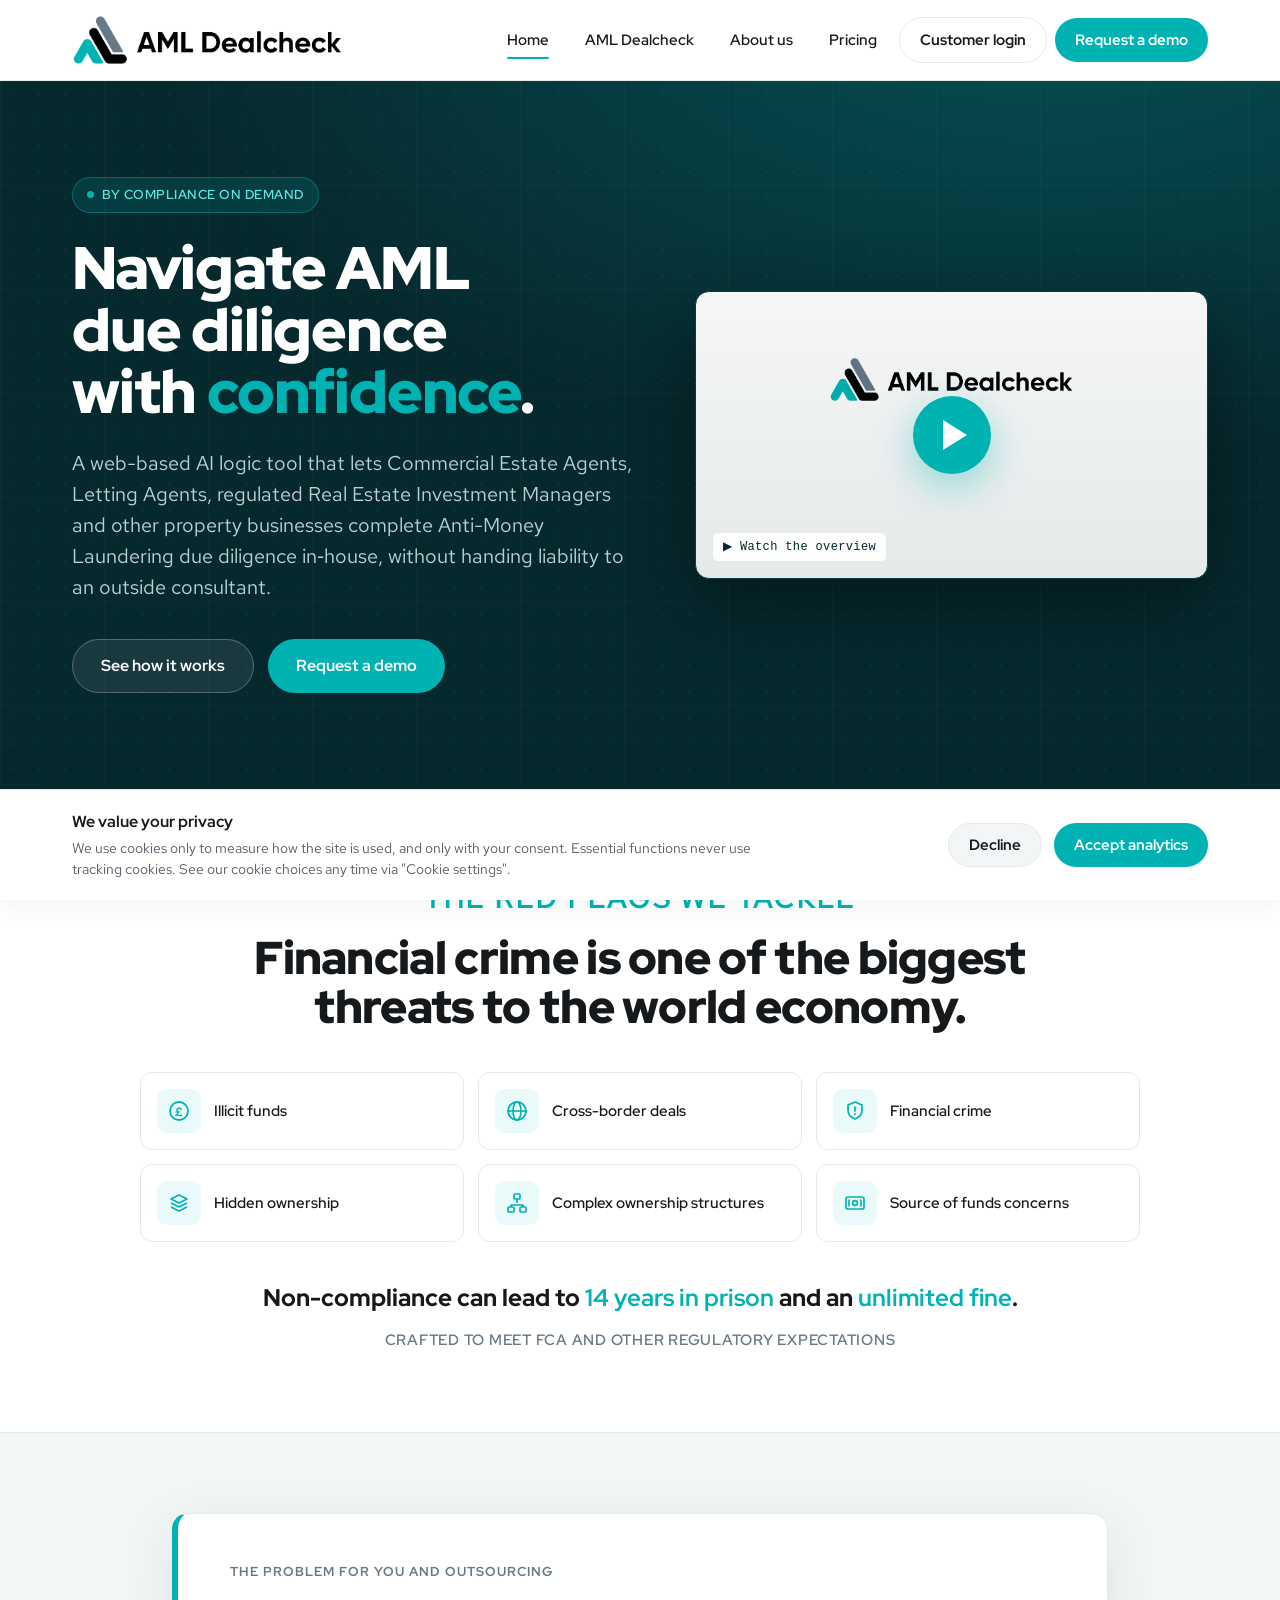
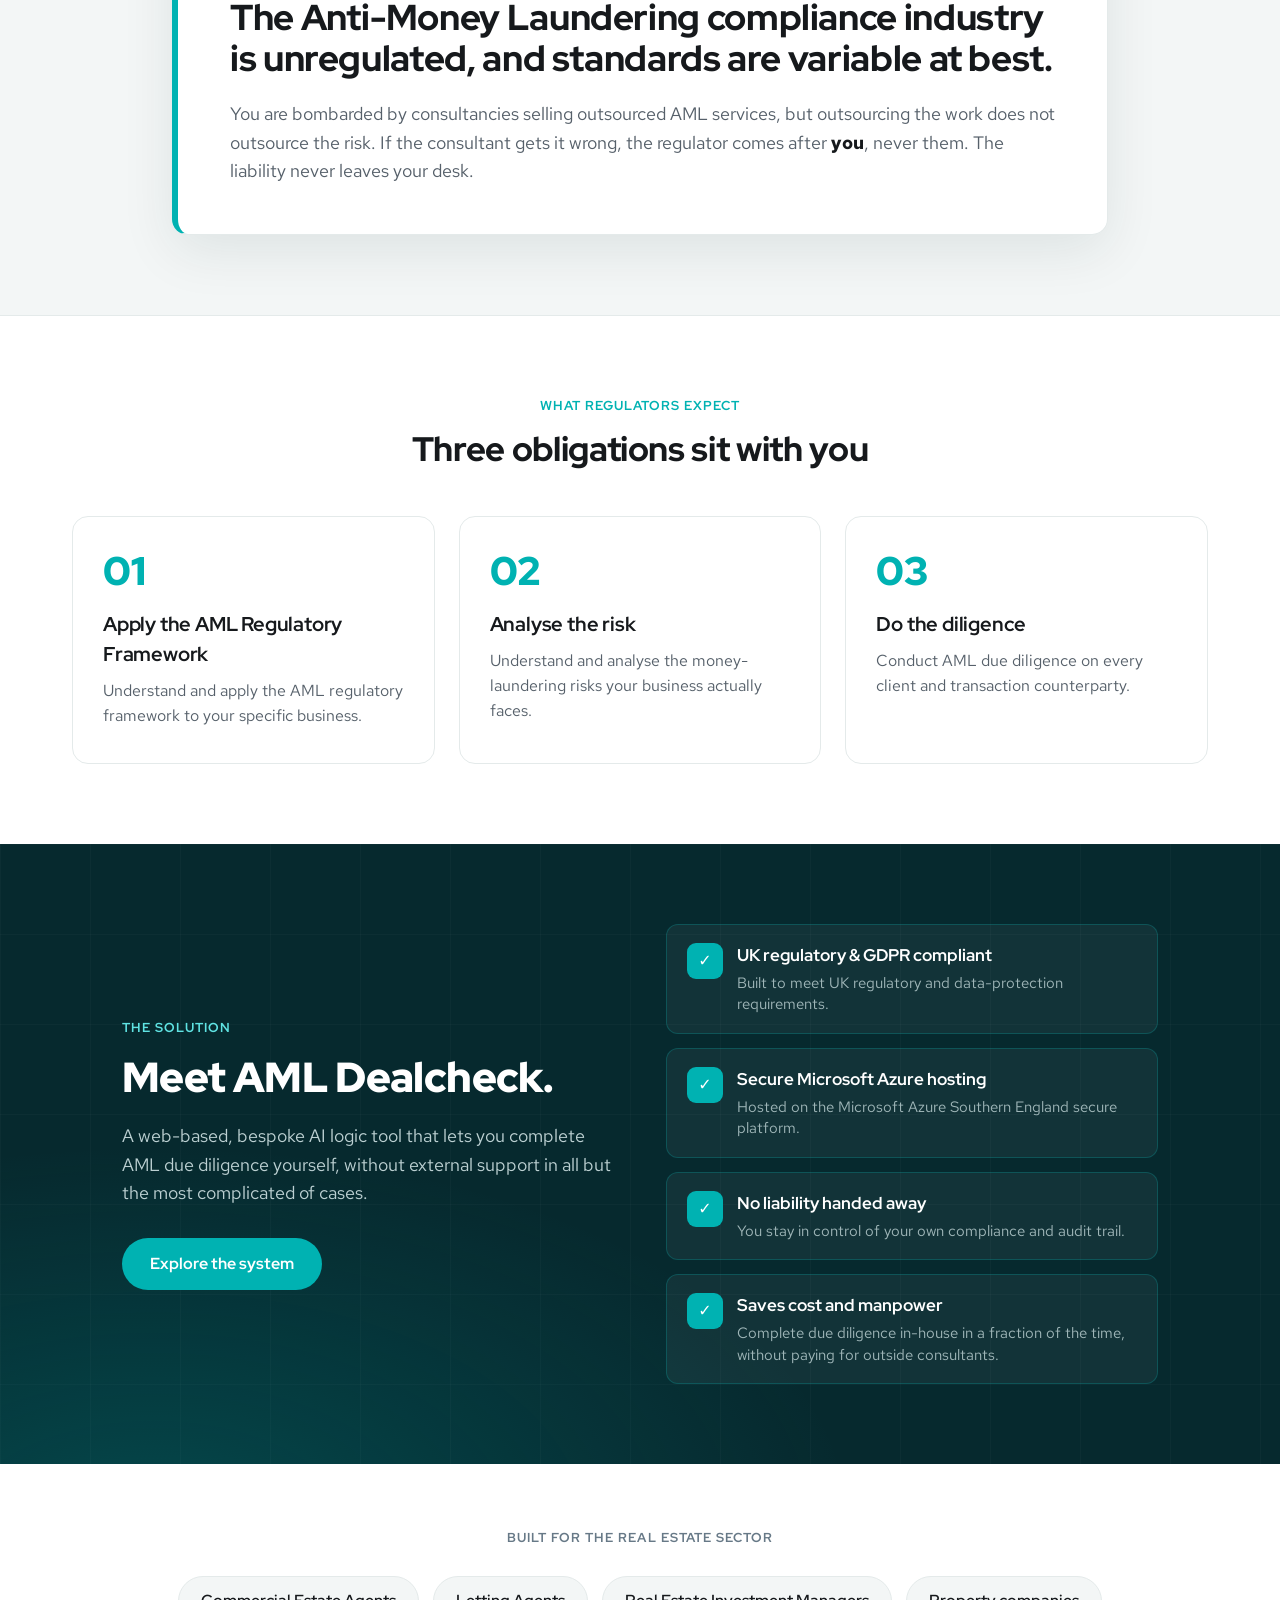
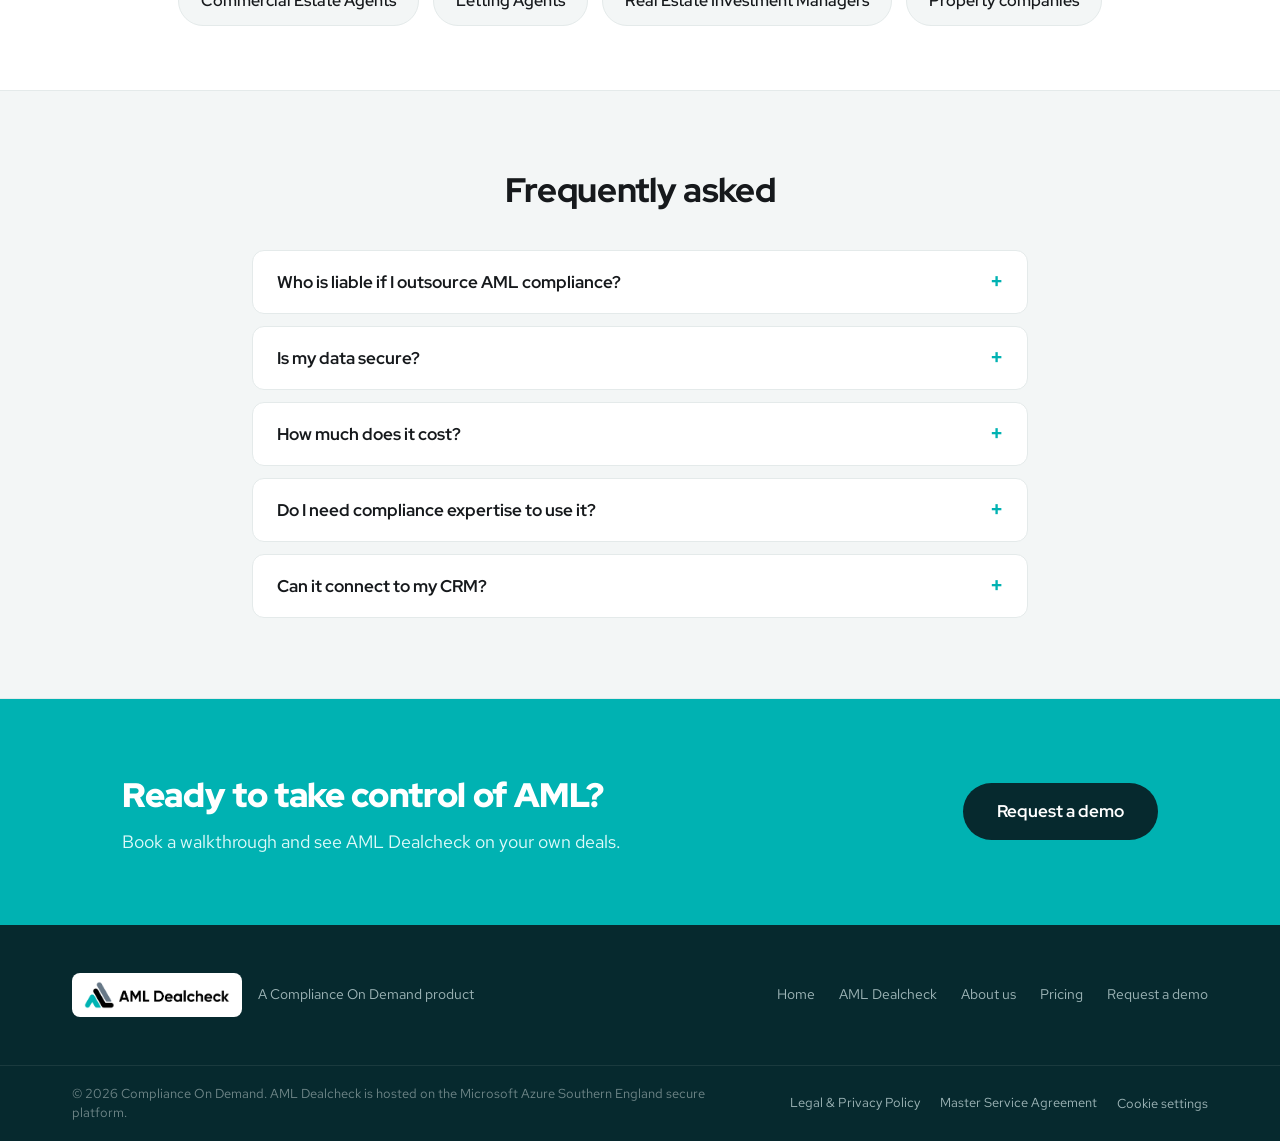
<file: index.html>
<!DOCTYPE html>
<html lang="en-GB">
<head>
<meta charset="utf-8">
<meta name="viewport" content="width=device-width, initial-scale=1">
<title>AML Dealcheck | AML due diligence, in your hands | Compliance On Demand</title>
<meta name="description" content="A web-based AI logic tool that lets estate agents, solicitors and property businesses complete Anti-Money Laundering due diligence in-house, without handing liability to an outside consultant.">
<link rel="icon" href="assets/favicon.svg">
<link rel="stylesheet" href="css/styles.css">
</head>
<body data-page="home">

<!-- ===== NAV (injected by js/components.js) ===== -->
<div id="site-header"></div>

<main>

  <!-- ===== HERO ===== -->
  <section class="dark dark-grid hero">
    <div class="wrap hero-grid">
      <div class="inner">
        <a class="badge" href="https://www.complianceondemand.co.uk/" target="_blank" rel="noopener"><span class="dot"></span> By Compliance On Demand</a>
        <h1>Navigate AML due diligence with <span class="accent">confidence</span>.</h1>
        <p>A web-based AI logic tool that lets Commercial Estate Agents, Letting Agents, regulated Real Estate Investment Managers and other property businesses complete Anti-Money Laundering due diligence in&#8209;house, without handing liability to an outside consultant.</p>
        <div class="actions">
          <a class="btn btn-ghost btn-md" href="aml-dealcheck.html">See how it works</a>
          <a class="btn btn-teal btn-md" href="contact.html">Request a demo</a>
        </div>
      </div>
      <div class="hero-media">
        <div class="video video-brand" id="heroVideo" data-yt="SCm5DPYCUMM" role="button" tabindex="0" aria-label="Play video">
          <div class="play"><div class="tri"></div></div>
          <div class="placeholder-tag">▶ Watch the overview</div>
        </div>
      </div>
    </div>
  </section>

  <!-- ===== RED FLAGS ===== -->
  <section class="section">
    <div class="wrap" style="text-align:center">
      <div class="eyebrow teal" style="font-size:28px;letter-spacing:.08em">The red flags we tackle</div>
      <h2 class="h2-xl">Financial crime is one of the biggest threats to the world economy.</h2>
      <div class="flags flags-6">
        <div class="flag"><div class="ic"><svg width="24" height="24" viewBox="0 0 24 24" fill="none"><circle cx="12" cy="12" r="9" stroke="#00b2b2" stroke-width="1.8"/><text x="12" y="16.5" font-family="Red Hat Display" font-weight="800" font-size="12" fill="#00b2b2" text-anchor="middle">£</text></svg></div><span>Illicit funds</span></div>
        <div class="flag"><div class="ic"><svg width="24" height="24" viewBox="0 0 24 24" fill="none"><circle cx="12" cy="12" r="9" stroke="#00b2b2" stroke-width="1.8"/><ellipse cx="12" cy="12" rx="4" ry="9" stroke="#00b2b2" stroke-width="1.6"/><line x1="3" y1="12" x2="21" y2="12" stroke="#00b2b2" stroke-width="1.6"/></svg></div><span>Cross-border deals</span></div>
        <div class="flag"><div class="ic"><svg width="24" height="24" viewBox="0 0 24 24" fill="none"><path d="M12 3l7 3v5c0 4.5-3 7.5-7 9-4-1.5-7-4.5-7-9V6l7-3z" stroke="#00b2b2" stroke-width="1.7" stroke-linejoin="round"/><path d="M12 8v4" stroke="#00b2b2" stroke-width="1.7" stroke-linecap="round"/><circle cx="12" cy="15" r="1" fill="#00b2b2"/></svg></div><span>Financial crime</span></div>
        <div class="flag"><div class="ic"><svg width="24" height="24" viewBox="0 0 24 24" fill="none"><path d="M12 4l8 4-8 4-8-4 8-4z" stroke="#00b2b2" stroke-width="1.6" stroke-linejoin="round"/><path d="M4 12l8 4 8-4M4 16l8 4 8-4" stroke="#00b2b2" stroke-width="1.6" stroke-linejoin="round"/></svg></div><span>Hidden ownership</span></div>
        <div class="flag"><div class="ic"><svg width="24" height="24" viewBox="0 0 24 24" fill="none"><rect x="9" y="3" width="6" height="5" rx="1" stroke="#00b2b2" stroke-width="1.7"/><rect x="3" y="16" width="6" height="5" rx="1" stroke="#00b2b2" stroke-width="1.7"/><rect x="15" y="16" width="6" height="5" rx="1" stroke="#00b2b2" stroke-width="1.7"/><path d="M12 8v4M6 16v-2h12v2" stroke="#00b2b2" stroke-width="1.6"/></svg></div><span>Complex ownership structures</span></div>
        <div class="flag"><div class="ic"><svg width="24" height="24" viewBox="0 0 24 24" fill="none"><rect x="3" y="6" width="18" height="12" rx="2" stroke="#00b2b2" stroke-width="1.7"/><circle cx="12" cy="12" r="2.4" stroke="#00b2b2" stroke-width="1.6"/><path d="M6 9v6M18 9v6" stroke="#00b2b2" stroke-width="1.6" stroke-linecap="round"/></svg></div><span>Source of funds concerns</span></div>
      </div>
      <p class="flags-warn">Non-compliance can lead to <strong>14 years in prison</strong> and an <strong>unlimited fine</strong>.</p>
      <div class="fca-line">Crafted to meet FCA and other regulatory expectations</div>
    </div>
  </section>

  <!-- ===== PROBLEM ===== -->
  <section class="bg-mist section">
    <div class="wrap" style="max-width:1000px">
      <div class="problem-box">
        <div class="eyebrow slate">The problem for you and outsourcing</div>
        <h2 class="h2-lg" style="text-wrap:balance">The Anti-Money Laundering compliance industry is unregulated, and standards are variable at best.</h2>
        <p class="lead">You are bombarded by consultancies selling outsourced AML services, but outsourcing the work does not outsource the risk. If the consultant gets it wrong, the regulator comes after <strong style="color:var(--ink)">you</strong>, never them. The liability never leaves your desk.</p>
      </div>
    </div>
  </section>

  <!-- ===== WHAT REGULATORS EXPECT ===== -->
  <section class="section">
    <div class="wrap">
      <div style="text-align:center;margin-bottom:48px">
        <div class="eyebrow teal" style="margin-bottom:14px">What regulators expect</div>
        <h2 class="h2-md">Three obligations sit with you</h2>
      </div>
      <div class="grid-3">
        <div class="card"><div class="num">01</div><h3>Apply the AML Regulatory Framework</h3><p>Understand and apply the AML regulatory framework to your specific business.</p></div>
        <div class="card"><div class="num">02</div><h3>Analyse the risk</h3><p>Understand and analyse the money-laundering risks your business actually faces.</p></div>
        <div class="card"><div class="num">03</div><h3>Do the diligence</h3><p>Conduct AML due diligence on every client and transaction counterparty.</p></div>
      </div>
    </div>
  </section>

  <!-- ===== SOLUTION ===== -->
  <section class="dark dark-grid-2 section">
    <div class="wrap-narrow grid-2" style="max-width:1100px">
      <div>
        <div class="eyebrow aqua" style="margin-bottom:16px">The solution</div>
        <h2 style="font-weight:900;font-size:42px;line-height:1.1;color:#fff;letter-spacing:-.015em">Meet AML&nbsp;Dealcheck.</h2>
        <p style="color:#bcd0d2;font-size:18px;line-height:1.6;margin-top:22px">A web-based, bespoke AI logic tool that lets you complete AML due diligence yourself, without external support in all but the most complicated of cases.</p>
        <a class="btn btn-teal btn-md" style="margin-top:30px" href="aml-dealcheck.html">Explore the system</a>
      </div>
      <div class="feat-list">
        <div class="feat"><div class="tick">✓</div><div><div class="ft">UK regulatory & GDPR compliant</div><div class="fd">Built to meet UK regulatory and data-protection requirements.</div></div></div>
        <div class="feat"><div class="tick">✓</div><div><div class="ft">Secure Microsoft Azure hosting</div><div class="fd">Hosted on the Microsoft Azure Southern England secure platform.</div></div></div>
        <div class="feat"><div class="tick">✓</div><div><div class="ft">No liability handed away</div><div class="fd">You stay in control of your own compliance and audit trail.</div></div></div>
        <div class="feat"><div class="tick">✓</div><div><div class="ft">Saves cost and manpower</div><div class="fd">Complete due diligence in-house in a fraction of the time, without paying for outside consultants.</div></div></div>
      </div>
    </div>
  </section>

  <!-- ===== AUDIENCE ===== -->
  <section class="section-tight">
    <div class="wrap" style="text-align:center">
      <div class="eyebrow slate" style="margin-bottom:28px">Built for the real estate sector</div>
      <div class="chips">
        <span class="chip">Commercial Estate Agents</span>
        <span class="chip">Letting Agents</span>
        <span class="chip">Real Estate Investment Managers</span>
        <span class="chip">Property companies</span>
      </div>
    </div>
  </section>

  <!-- ===== FAQ ===== -->
  <section class="bg-mist section">
    <div class="wrap" style="max-width:840px">
      <h2 class="h2-md" style="text-align:center;margin-bottom:40px">Frequently asked</h2>
      <div class="faq-list" id="faqList">
        <div class="faq-item"><button class="faq-q"><span>Who is liable if I outsource AML compliance?</span><span class="sign">+</span></button><div class="faq-a"><div class="inner">Even a full outsourcing leaves you liable — if the consultant gets it wrong, the regulator looks to you, not to them. AML Dealcheck keeps the work, and the control, in your hands.</div></div></div>
        <div class="faq-item"><button class="faq-q"><span>Is my data secure?</span><span class="sign">+</span></button><div class="faq-a"><div class="inner">Yes. AML Dealcheck is hosted on the Microsoft Azure Southern England secure platform and built to meet UK regulatory and GDPR requirements.</div></div></div>
        <div class="faq-item"><button class="faq-q"><span>How much does it cost?</span><span class="sign">+</span></button><div class="faq-a"><div class="inner">Packages are priced from £330 per month plus a one-off set-up fee, and include full onboarding and training for your users, administrators and MLRO.</div></div></div>
        <div class="faq-item"><button class="faq-q"><span>Do I need compliance expertise to use it?</span><span class="sign">+</span></button><div class="faq-a"><div class="inner">No. Every screen includes icons that explain terminology and provide guidance, and you receive four weeks of ongoing support after set-up.</div></div></div>
        <div class="faq-item"><button class="faq-q"><span>Can it connect to my CRM?</span><span class="sign">+</span></button><div class="faq-a"><div class="inner">Yes, for a small additional fee, AML Dealcheck integrates with your HubSpot or Salesforce CRM.</div></div></div>
      </div>
    </div>
  </section>

  <!-- ===== CTA ===== -->
  <section class="cta">
    <div class="wrap-narrow row">
      <div>
        <h2>Ready to take control of AML?</h2>
        <p>Book a walkthrough and see AML Dealcheck on your own deals.</p>
      </div>
      <a class="btn btn-dark btn-lg" href="contact.html">Request a demo</a>
    </div>
  </section>

</main>

<!-- ===== FOOTER (injected by js/components.js) ===== -->
<div id="site-footer"></div>

<script src="js/components.js"></script>
<script src="js/consent.js"></script>
<script src="js/app.js"></script>
</body>
</html>
</file>
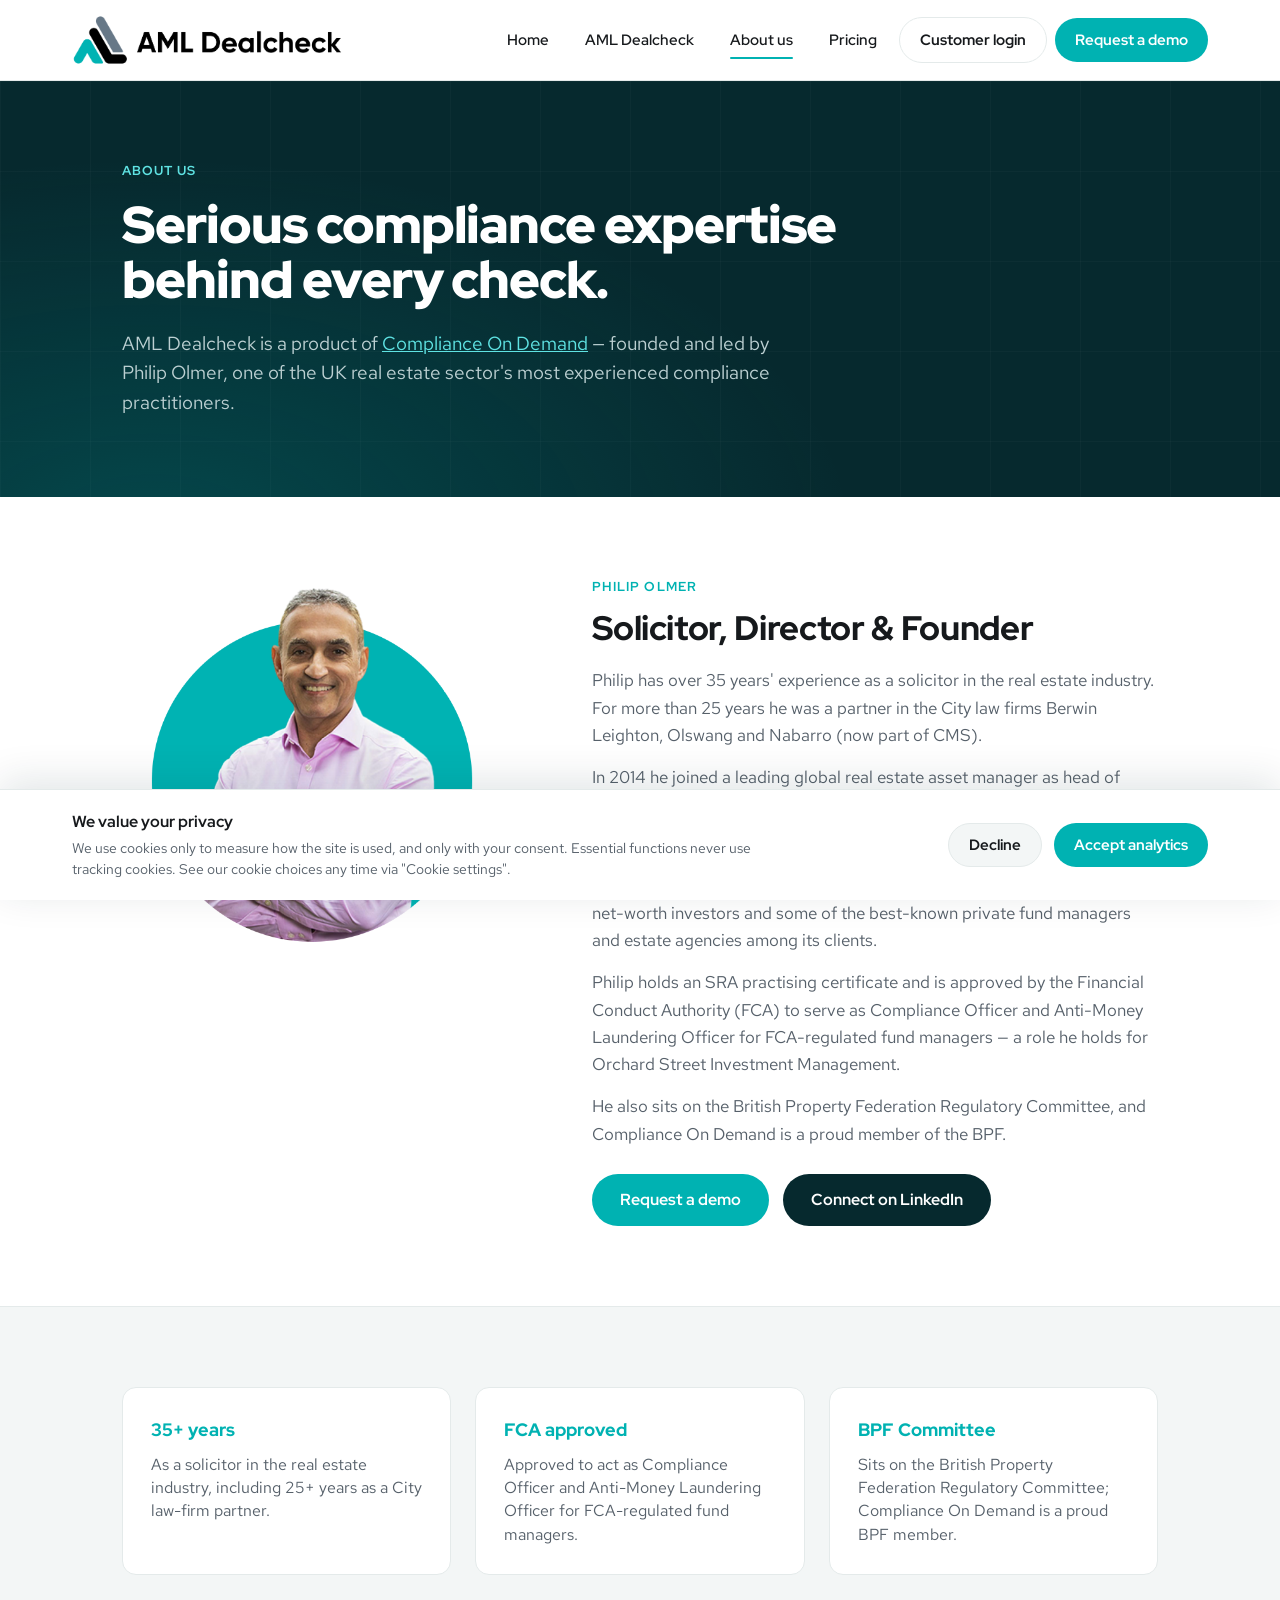
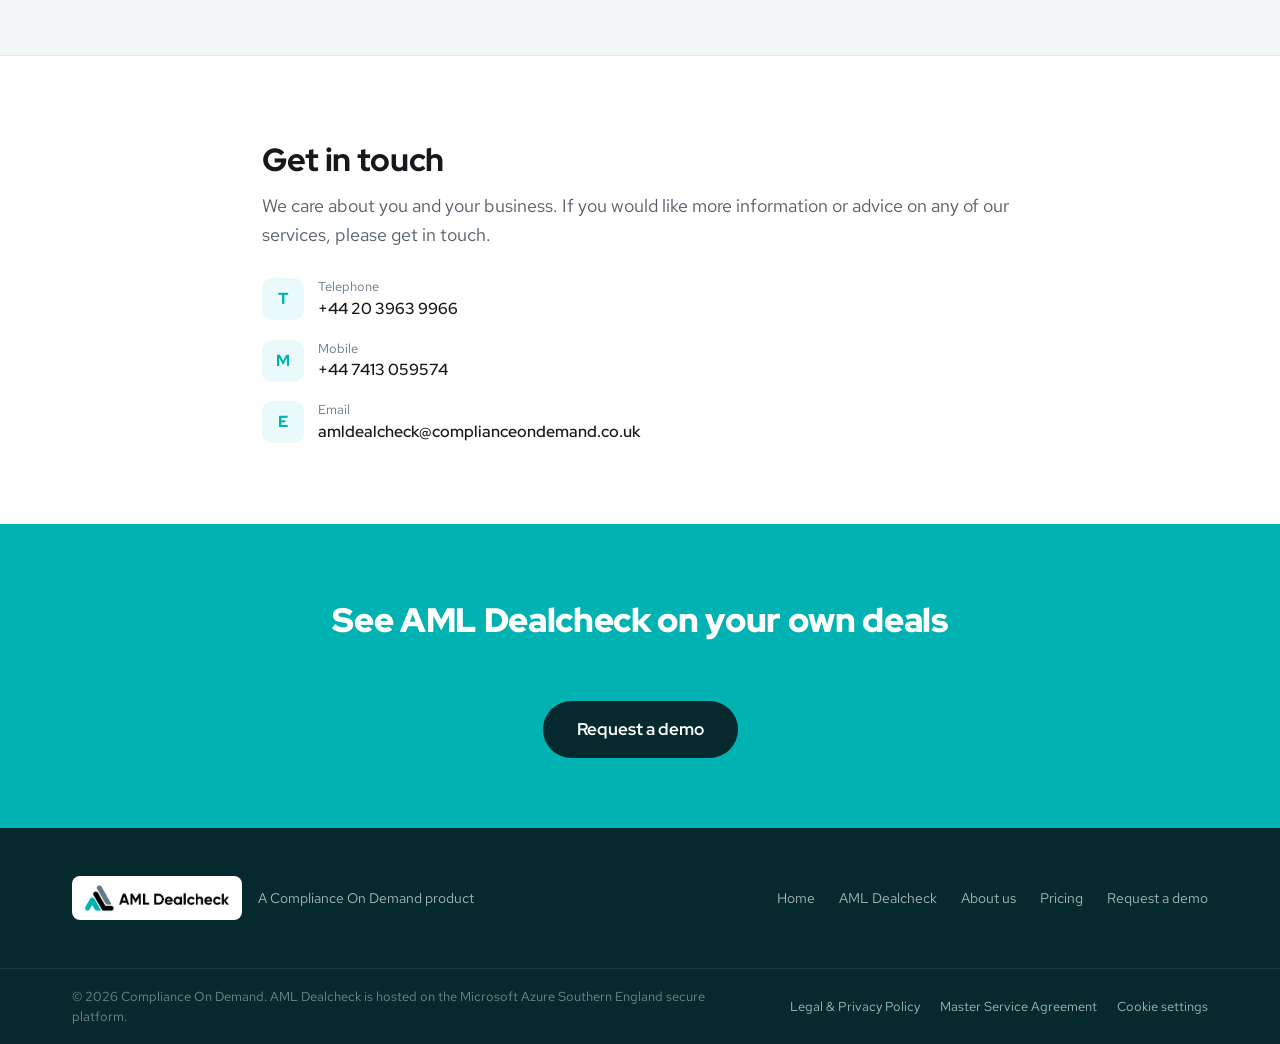
<file: about.html>
<!DOCTYPE html>
<html lang="en-GB">
<head>
<meta charset="utf-8">
<meta name="viewport" content="width=device-width, initial-scale=1">
<title>About us — AML Dealcheck | Compliance On Demand</title>
<meta name="description" content="AML Dealcheck is built by Compliance On Demand, founded and led by Philip Olmer — solicitor, FCA-approved compliance officer and one of the UK real estate sector's most experienced compliance practitioners.">
<link rel="icon" href="assets/favicon.svg">
<link rel="stylesheet" href="css/styles.css">
</head>
<body data-page="about">

<!-- ===== NAV (injected by js/components.js) ===== -->
<div id="site-header"></div>

<main>

  <!-- ===== SUB HERO ===== -->
  <section class="dark dark-grid-2 subhero">
    <div class="wrap-narrow">
      <div class="eyebrow aqua" style="margin-bottom:16px">About us</div>
      <h1>Serious compliance expertise behind every check.</h1>
      <p>AML Dealcheck is a product of <a href="https://www.complianceondemand.co.uk/" target="_blank" rel="noopener" style="color:var(--aqua);text-decoration:underline">Compliance On Demand</a> — founded and led by Philip Olmer, one of the UK real estate sector's most experienced compliance practitioners.</p>
    </div>
  </section>

  <!-- ===== PROFILE ===== -->
  <section class="section">
    <div class="wrap-narrow grid-2" style="grid-template-columns:.85fr 1.15fr;align-items:start">
      <div><img class="portrait-img" src="assets/philip-olmer.png" alt="Philip Olmer" width="600" height="600"></div>
      <div>
        <div class="eyebrow teal" style="margin-bottom:12px">Philip Olmer</div>
        <h2 class="h2-md">Solicitor, Director &amp; Founder</h2>
        <div class="bio">
          <p>Philip has over 35 years' experience as a solicitor in the real estate industry. For more than 25 years he was a partner in the City law firms Berwin Leighton, Olswang and Nabarro (now part of CMS).</p>
          <p>In 2014 he joined a leading global real estate asset manager as head of legal and compliance in London. In 2018, with Brexit a fait accompli, he set up Compliance On Demand, having identified a need for tailored compliance and regulatory support for the real estate sector. The firm now counts LSE-listed REITs, FCA-regulated investment managers, ultra-high-net-worth investors and some of the best-known private fund managers and estate agencies among its clients.</p>
          <p>Philip holds an SRA practising certificate and is approved by the Financial Conduct Authority (FCA) to serve as Compliance Officer and Anti-Money Laundering Officer for FCA-regulated fund managers — a role he holds for Orchard Street Investment Management.</p>
          <p>He also sits on the British Property Federation Regulatory Committee, and Compliance On Demand is a proud member of the BPF.</p>
        </div>
        <div style="margin-top:26px;display:flex;gap:14px;flex-wrap:wrap">
          <a class="btn btn-teal btn-md" href="contact.html">Request a demo</a>
          <a class="btn btn-dark btn-md" href="https://www.linkedin.com/in/philipolmer/" target="_blank" rel="noopener">Connect on LinkedIn</a>
        </div>
      </div>
    </div>
  </section>

  <!-- ===== CREDENTIALS ===== -->
  <section class="bg-mist section">
    <div class="wrap-narrow">
      <div class="grid-3">
        <div class="minicard"><div class="t">35+ years</div><p>As a solicitor in the real estate industry, including 25+ years as a City law-firm partner.</p></div>
        <div class="minicard"><div class="t">FCA approved</div><p>Approved to act as Compliance Officer and Anti-Money Laundering Officer for FCA-regulated fund managers.</p></div>
        <div class="minicard"><div class="t">BPF Committee</div><p>Sits on the British Property Federation Regulatory Committee; Compliance On Demand is a proud BPF member.</p></div>
      </div>
    </div>
  </section>

  <!-- ===== CONTACT ===== -->
  <section class="section">
    <div class="wrap-narrow" style="max-width:820px">
      <h2 class="h2-sm" style="margin-bottom:8px">Get in touch</h2>
      <p class="lead" style="margin-bottom:28px">We care about you and your business. If you would like more information or advice on any of our services, please get in touch.</p>
      <div class="cinfo">
        <div class="ci"><div class="ic">T</div><div><div class="lbl">Telephone</div><div class="val">+44 20 3963 9966</div></div></div>
        <div class="ci"><div class="ic">M</div><div><div class="lbl">Mobile</div><div class="val">+44 7413 059574</div></div></div>
        <div class="ci"><div class="ic">E</div><div><div class="lbl">Email</div><div class="val">amldealcheck@complianceondemand.co.uk</div></div></div>
      </div>
    </div>
  </section>

  <!-- ===== CTA ===== -->
  <section class="cta center">
    <div class="wrap-narrow row">
      <h2>See AML Dealcheck on your own deals</h2>
      <a class="btn btn-dark btn-lg" style="margin-top:24px" href="contact.html">Request a demo</a>
    </div>
  </section>

</main>

<!-- ===== FOOTER (injected by js/components.js) ===== -->
<div id="site-footer"></div>

<script src="js/components.js"></script>
<script src="js/consent.js"></script>
<script src="js/app.js"></script>
</body>
</html>
</file>
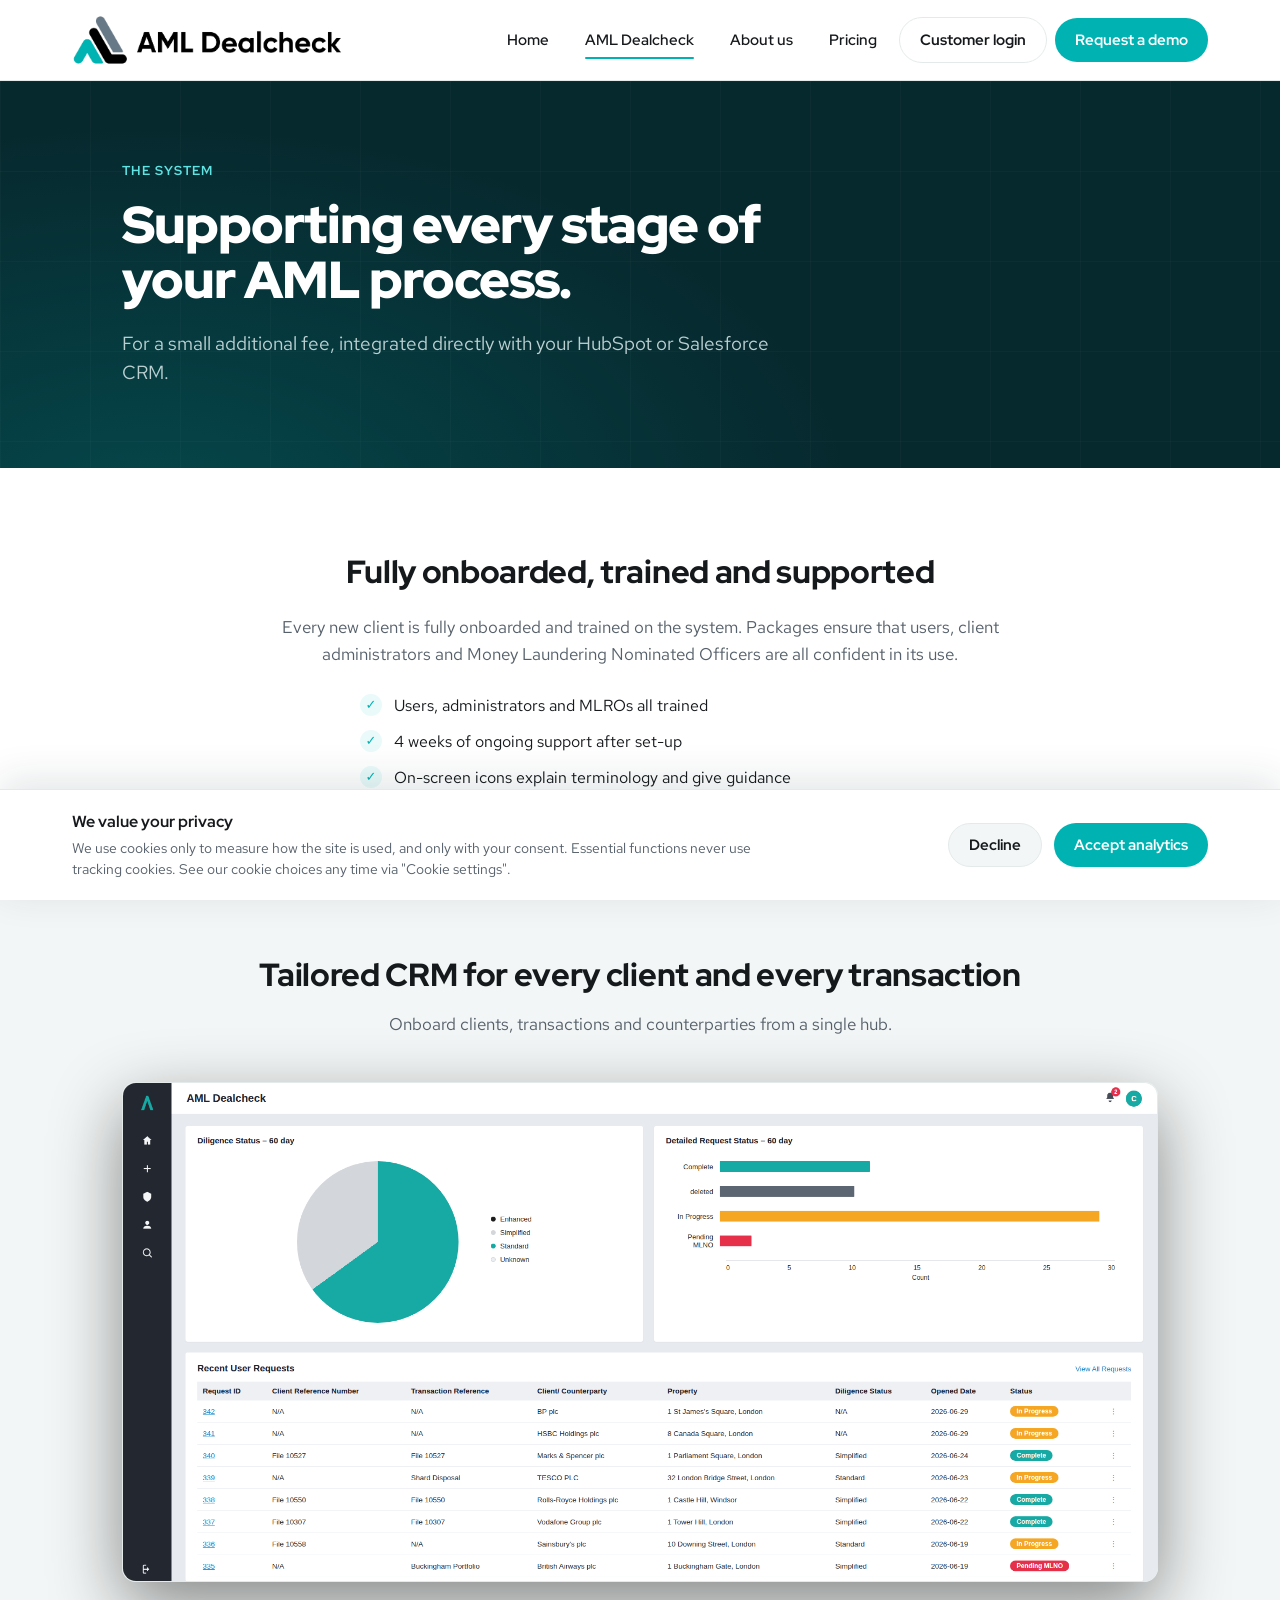
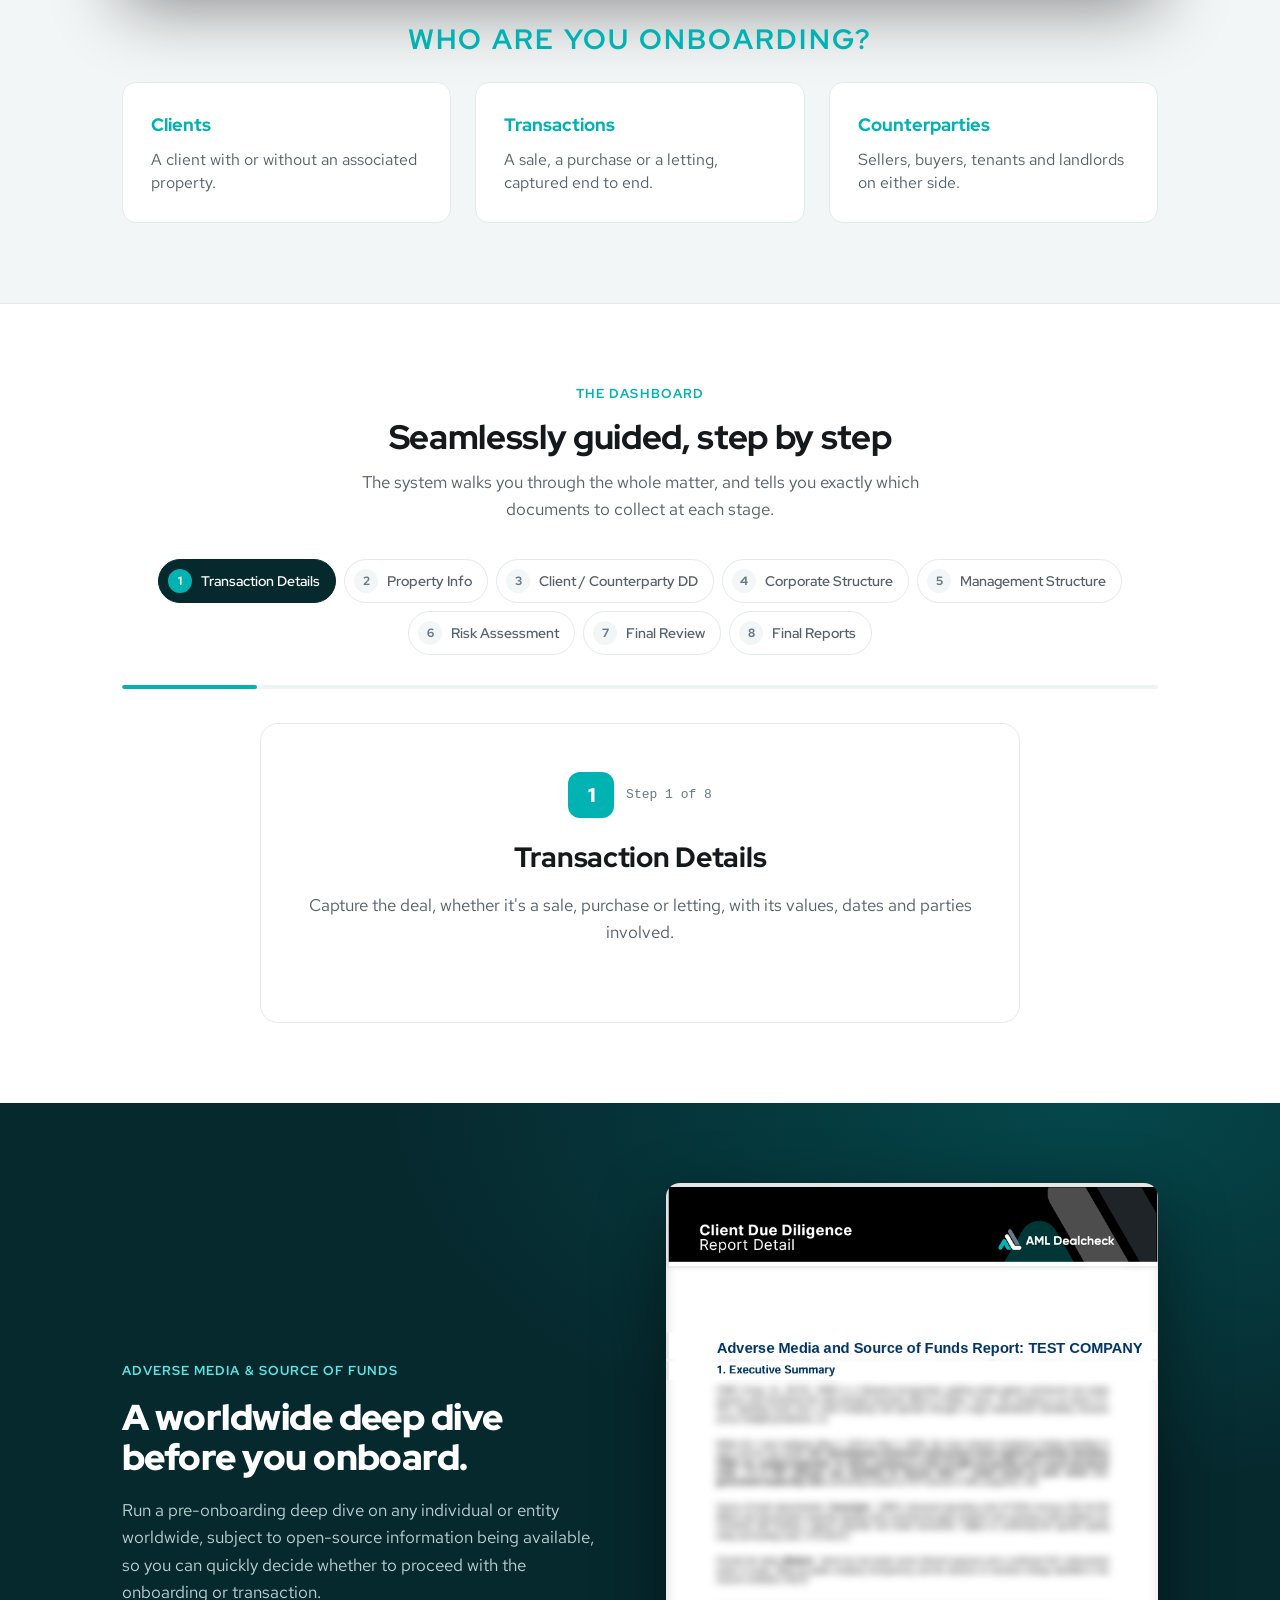
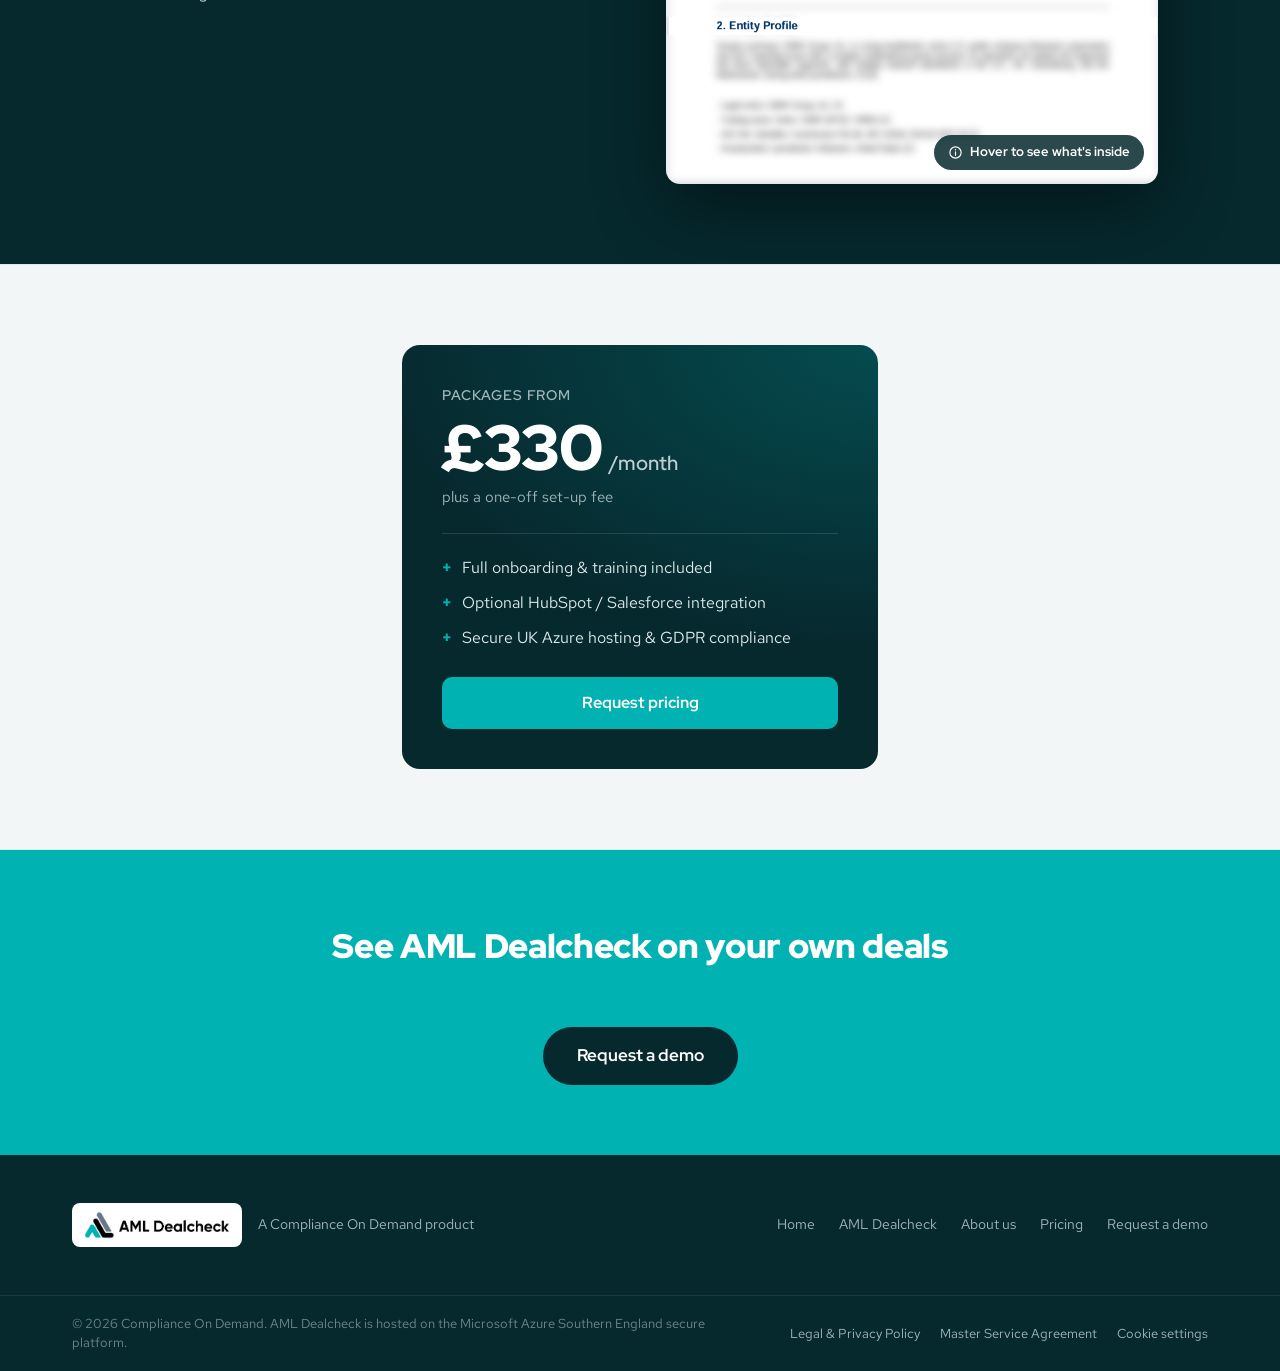
<file: aml-dealcheck.html>
<!DOCTYPE html>
<html lang="en-GB">
<head>
<meta charset="utf-8">
<meta name="viewport" content="width=device-width, initial-scale=1">
<title>The system | AML Dealcheck | Compliance On Demand</title>
<meta name="description" content="A guided AML workflow from first contact to filed report. Packages from £330/month, optional HubSpot and Salesforce integration, and a worldwide adverse-media and source-of-funds deep dive.">
<link rel="icon" href="assets/favicon.svg">
<link rel="stylesheet" href="css/styles.css">
</head>
<body data-page="product">

<!-- ===== NAV (injected by js/components.js) ===== -->
<div id="site-header"></div>

<main>

  <!-- ===== SUB HERO ===== -->
  <section class="dark dark-grid-2 subhero">
    <div class="wrap-narrow">
      <div class="eyebrow aqua" style="margin-bottom:16px">The system</div>
      <h1>Supporting every stage of your AML process.</h1>
      <p>For a small additional fee, integrated directly with your HubSpot or Salesforce CRM.</p>
    </div>
  </section>

  <!-- ===== ONBOARDING ===== -->
  <section class="section">
    <div class="wrap-narrow" style="max-width:820px;text-align:center">
      <h2 class="h2-sm" style="margin-bottom:18px">Fully onboarded, trained and supported</h2>
      <p class="lead" style="font-size:17px;margin-bottom:26px">Every new client is fully onboarded and trained on the system. Packages ensure that users, client administrators and Money Laundering Nominated Officers are all confident in its use.</p>
      <ul class="checks" style="max-width:560px;margin:0 auto;text-align:left">
        <li><span class="c">✓</span> Users, administrators and MLROs all trained</li>
        <li><span class="c">✓</span> 4 weeks of ongoing support after set-up</li>
        <li><span class="c">✓</span> On-screen icons explain terminology and give guidance</li>
      </ul>
    </div>
  </section>

  <!-- ===== CRM + ONBOARD ===== -->
  <section class="bg-mist section">
    <div class="wrap-narrow">
      <div style="text-align:center;margin-bottom:44px">
        <h2 class="h2-sm">Tailored CRM for every client and every transaction</h2>
        <p class="lead" style="margin-top:12px;font-size:17px">Onboard clients, transactions and counterparties from a single hub.</p>
      </div>
      <div class="shot-frame" style="margin-bottom:36px;border:1px solid var(--line)"><img src="assets/crm-dashboard.png" alt="AML Dealcheck CRM home page dashboard" width="1920" height="924"></div>
      <div class="eyebrow teal" style="text-align:center;margin-bottom:22px;font-size:28px;letter-spacing:.08em">Who are you onboarding?</div>
      <div class="grid-3">
        <div class="minicard"><div class="t">Clients</div><p>A client with or without an associated property.</p></div>
        <div class="minicard"><div class="t">Transactions</div><p>A sale, a purchase or a letting, captured end to end.</p></div>
        <div class="minicard"><div class="t">Counterparties</div><p>Sellers, buyers, tenants and landlords on either side.</p></div>
      </div>
    </div>
  </section>

  <!-- ===== DASHBOARD WALKTHROUGH ===== -->
  <section class="section">
    <div class="wrap-narrow">
      <div style="text-align:center">
        <div class="eyebrow teal" style="margin-bottom:14px">The dashboard</div>
        <h2 class="h2-md">Seamlessly guided, step by step</h2>
        <p class="lead" style="margin-top:12px;max-width:620px;margin-left:auto;margin-right:auto;font-size:17px">The system walks you through the whole matter, and tells you exactly which documents to collect at each stage.</p>
      </div>

      <div class="stepper" id="stepper"><!-- chips injected by app.js, with static fallback below --></div>

      <div class="progress"><div class="bar" id="progressBar"></div></div>

      <div class="panel">
        <div class="left">
          <div class="badge-n"><div class="sq" id="stepNum">1</div><div class="of" id="stepOf">Step 1 of 8</div></div>
          <h3 id="stepTitle" class="fade-up">Transaction Details</h3>
          <p class="desc" id="stepDesc">Capture the deal, whether it's a sale, purchase or letting, with its values, dates and parties involved.</p>
        </div>
      </div>
    </div>
  </section>

  <!-- ===== ADVERSE MEDIA ===== -->
  <section class="dark dark-glow section">
    <div class="wrap-narrow grid-2">
      <div>
        <div class="eyebrow aqua" style="margin-bottom:16px">Adverse media &amp; source of funds</div>
        <h2 style="font-weight:900;font-size:36px;line-height:1.12;color:#fff;letter-spacing:-.015em">A worldwide deep dive before you onboard.</h2>
        <p style="color:#bcd0d2;font-size:17px;line-height:1.6;margin-top:20px">Run a pre-onboarding deep dive on any individual or entity worldwide, subject to open-source information being available, so you can quickly decide whether to proceed with the onboarding or transaction.</p>
      </div>
      <div class="report-hover" tabindex="0">
        <div class="shot-frame"><img src="assets/adverse-media-report.png" alt="AML Dealcheck Client Due Diligence: Adverse Media and Source of Funds report" width="744" height="909"></div>
        <div class="report-hint"><svg width="15" height="15" viewBox="0 0 24 24" fill="none"><circle cx="12" cy="12" r="9" stroke="#fff" stroke-width="1.8"/><line x1="12" y1="11" x2="12" y2="16.5" stroke="#fff" stroke-width="1.8" stroke-linecap="round"/><circle cx="12" cy="7.6" r="1.1" fill="#fff"/></svg> Hover to see what's inside</div>
        <div class="report-toc">
          <div class="toc-title">Report contains</div>
          <ol class="toc-list">
            <li>Executive Summary</li>
            <li>Entity Profile</li>
            <li>Ownership &amp; Control
              <ul>
                <li>3.1 Ultimate Beneficial Owners (UBOs)</li>
                <li>3.2 Management</li>
                <li>3.3 Directors</li>
                <li>3.4 Corporate Network</li>
              </ul>
            </li>
            <li>Adverse Media &amp; Regulatory Screening</li>
            <li>Source of Funds Analysis</li>
            <li>Risk Assessment</li>
            <li>Conclusion</li>
            <li>Search Coverage
              <ul>
                <li>8.1 Coverage Statistics</li>
                <li>8.2 Coverage Summary</li>
                <li>8.3 Null-Result Query Log</li>
              </ul>
            </li>
            <li>Sources <span class="ref">references [1]–[27]</span></li>
          </ol>
          <div class="toc-note">*when available from referenceable sourced materials</div>
        </div>
      </div>
    </div>
  </section>

  <!-- ===== PRICING ===== -->
  <section class="bg-mist section">
    <div class="wrap-narrow" style="max-width:540px">
      <div class="price-card">
        <div class="from">Packages from</div>
        <div class="amt"><b>£330</b><i>/month</i></div>
        <div class="note">plus a one-off set-up fee</div>
        <hr>
        <div class="plist">
          <div><b>+</b> Full onboarding &amp; training included</div>
          <div><b>+</b> Optional HubSpot / Salesforce integration</div>
          <div><b>+</b> Secure UK Azure hosting &amp; GDPR compliance</div>
        </div>
        <a class="btn btn-teal btn-block" style="margin-top:28px;padding:14px;border-radius:10px" href="contact.html">Request pricing</a>
      </div>
    </div>
  </section>

  <!-- ===== CTA ===== -->
  <section class="cta center">
    <div class="wrap-narrow row">
      <h2>See AML Dealcheck on your own deals</h2>
      <a class="btn btn-dark btn-lg" style="margin-top:24px" href="contact.html">Request a demo</a>
    </div>
  </section>

</main>

<!-- ===== FOOTER (injected by js/components.js) ===== -->
<div id="site-footer"></div>

<script src="js/components.js"></script>
<script src="js/consent.js"></script>
<script src="js/app.js"></script>
</body>
</html>
</file>
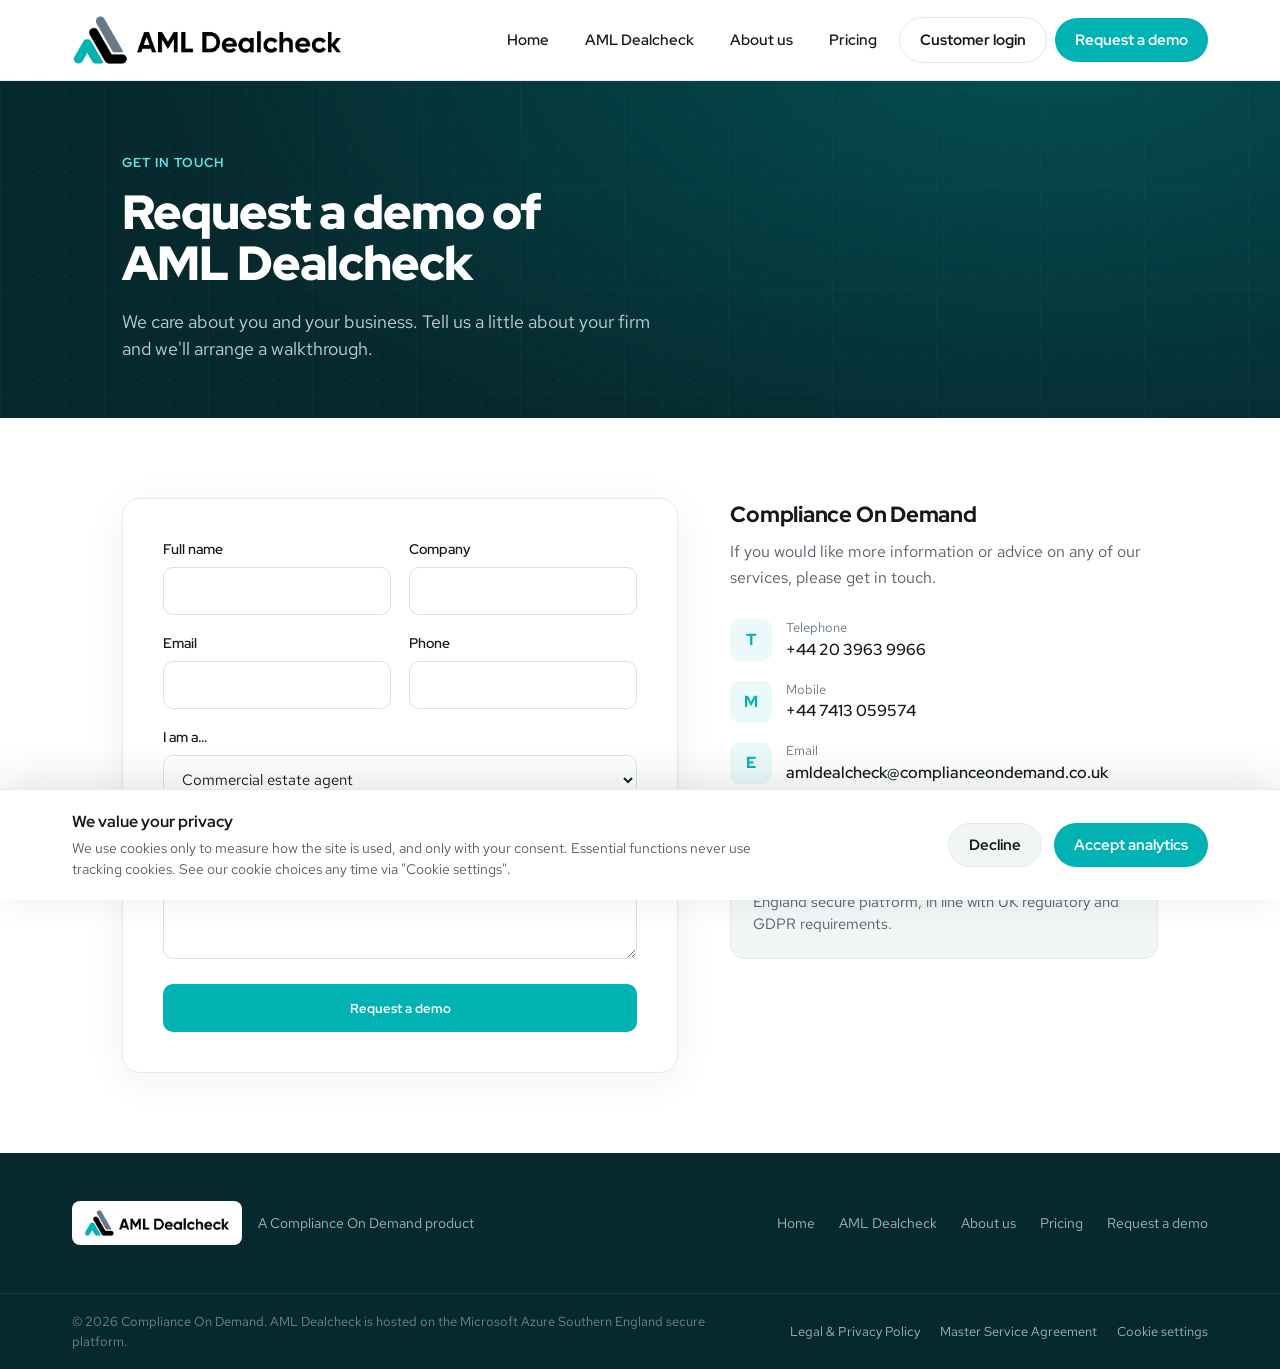
<file: contact.html>
<!DOCTYPE html>
<html lang="en-GB">
<head>
<meta charset="utf-8">
<meta name="viewport" content="width=device-width, initial-scale=1">
<title>Request a demo | AML Dealcheck | Compliance On Demand</title>
<meta name="description" content="Request a demo of AML Dealcheck. Tell us about your firm and we'll arrange a walkthrough on your own deals.">
<link rel="icon" href="assets/favicon.svg">
<link rel="stylesheet" href="css/styles.css">
</head>
<body data-page="contact">

<!-- ===== NAV (injected by js/components.js) ===== -->
<div id="site-header"></div>

<main>

  <!-- ===== HERO ===== -->
  <section class="dark dark-grid" style="padding-top:72px;padding-bottom:56px">
    <div class="wrap-narrow">
      <div class="eyebrow aqua" style="margin-bottom:14px">Get in touch</div>
      <h1 style="font-weight:900;font-size:48px;line-height:1.08;color:#fff;letter-spacing:-.02em;max-width:680px">Request a demo of AML&nbsp;Dealcheck</h1>
      <p style="color:#bcd0d2;font-size:18px;margin-top:18px;max-width:560px">We care about you and your business. Tell us a little about your firm and we'll arrange a walkthrough.</p>
    </div>
  </section>

  <!-- ===== FORM + INFO ===== -->
  <section class="section">
    <div class="wrap-narrow grid-2" style="grid-template-columns:1.3fr 1fr;align-items:start">

      <div class="form-card">
        <form id="demoForm" novalidate>
          <div class="form-row">
            <div><label for="f-name">Full name</label><input id="f-name" type="text" required></div>
            <div><label for="f-company">Company</label><input id="f-company" type="text" required></div>
          </div>
          <div class="form-row">
            <div><label for="f-email">Email</label><input id="f-email" type="email" required></div>
            <div><label for="f-phone">Phone</label><input id="f-phone" type="tel"></div>
          </div>
          <div class="field">
            <label for="f-role">I am a…</label>
            <select id="f-role">
              <option>Commercial estate agent</option>
              <option>Letting agent</option>
              <option>Real estate investment manager</option>
              <option>Property company</option>
              <option>Other regulated business</option>
            </select>
          </div>
          <div class="field">
            <label for="f-msg">How can we help?</label>
            <textarea id="f-msg" rows="4"></textarea>
          </div>
          <button type="submit" class="btn btn-teal btn-block" style="padding:15px;border-radius:10px">Request a demo</button>
        </form>

        <div class="form-success hidden" id="formSuccess">
          <div class="tick">✓</div>
          <h3>Thank you</h3>
          <p>Your request has been received. A member of the team will be in touch within one working day to arrange your demo.</p>
          <button class="btn btn-sm" id="resetForm" style="margin-top:24px;background:var(--mist);border:1px solid var(--line);color:var(--ink)">Send another</button>
        </div>
      </div>

      <div class="contact-info">
        <h3>Compliance On Demand</h3>
        <p class="lead">If you would like more information or advice on any of our services, please get in touch.</p>
        <div class="cinfo">
          <div class="ci"><div class="ic">T</div><div><div class="lbl">Telephone</div><div class="val">+44 20 3963 9966</div></div></div>
          <div class="ci"><div class="ic">M</div><div><div class="lbl">Mobile</div><div class="val">+44 7413 059574</div></div></div>
          <div class="ci"><div class="ic">E</div><div><div class="lbl">Email</div><div class="val">amldealcheck@complianceondemand.co.uk</div></div></div>
        </div>
        <div class="secure-box">
          <div class="t">Secure by design</div>
          <p>Your data is handled on the Microsoft Azure Southern England secure platform, in line with UK regulatory and GDPR requirements.</p>
        </div>
      </div>

    </div>
  </section>

</main>

<!-- ===== FOOTER (injected by js/components.js) ===== -->
<div id="site-footer"></div>

<script src="js/components.js"></script>
<script src="js/consent.js"></script>
<script src="js/app.js"></script>
</body>
</html>
</file>
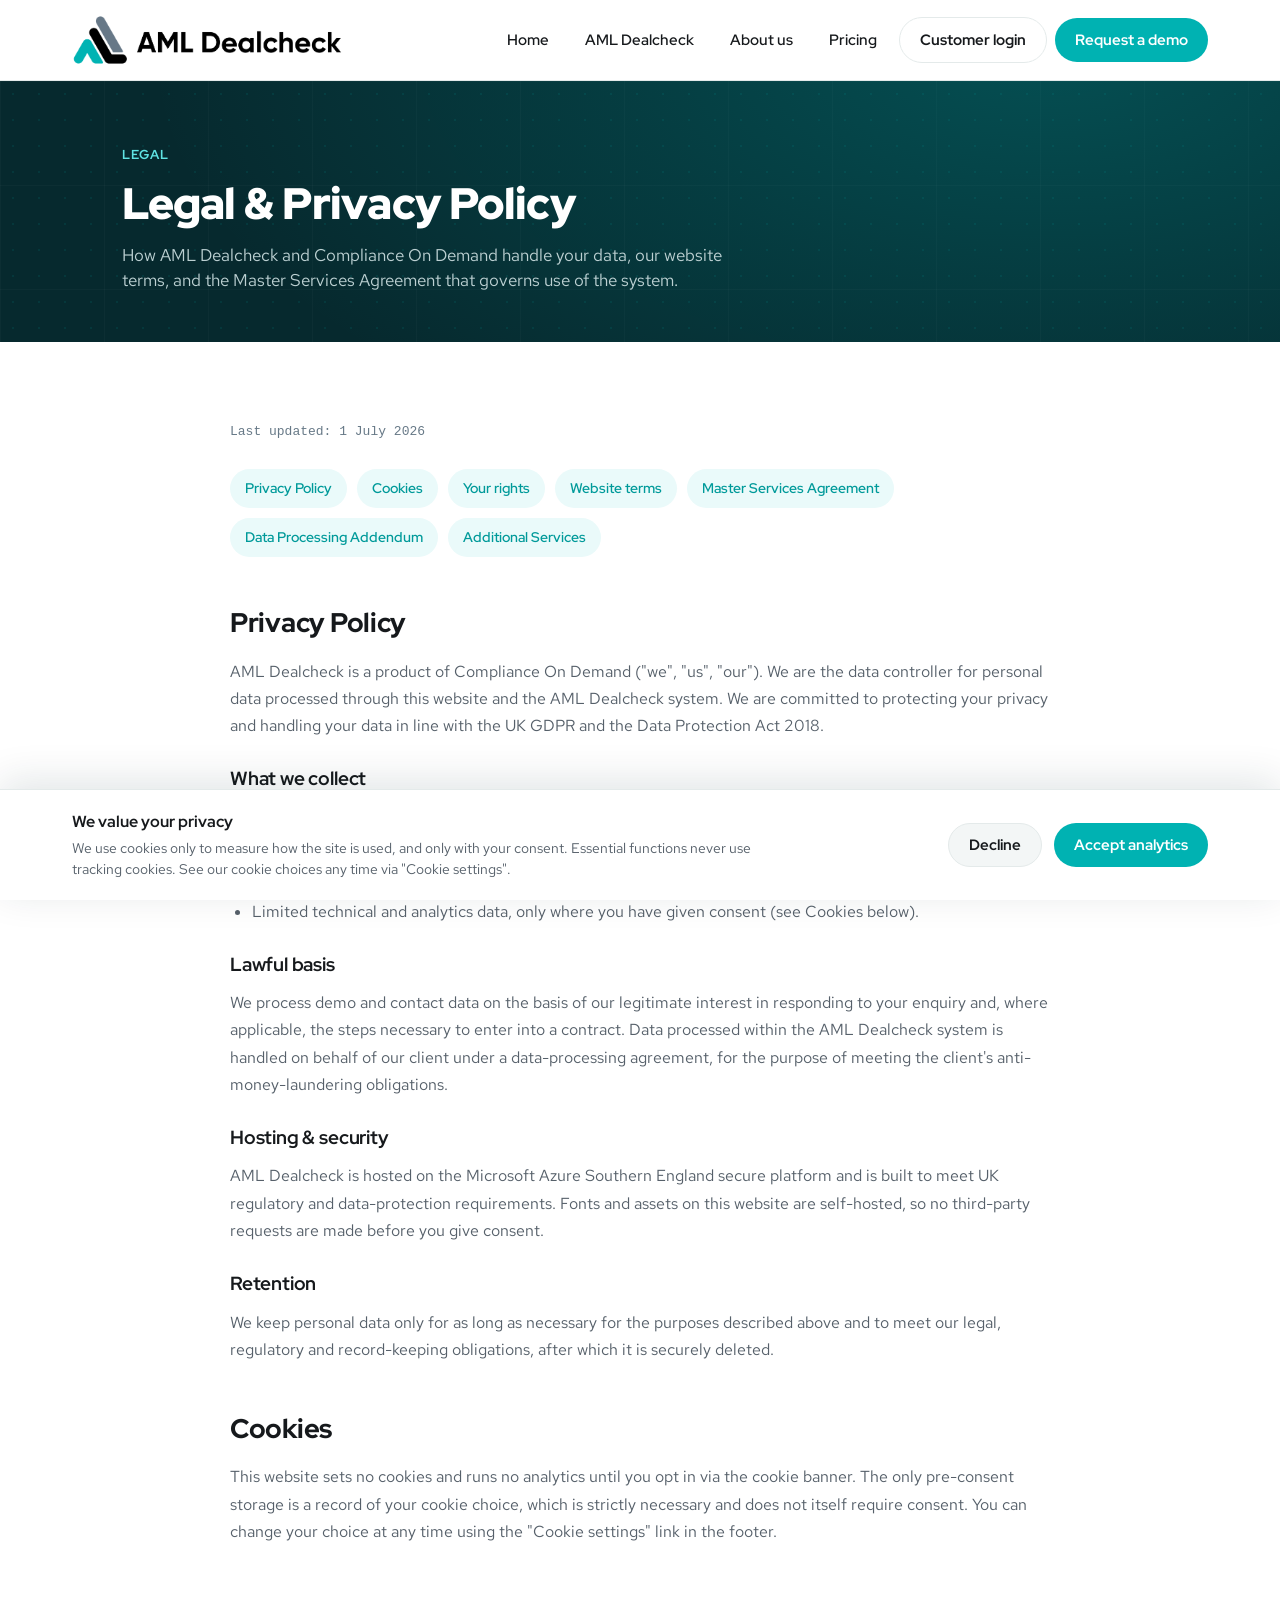
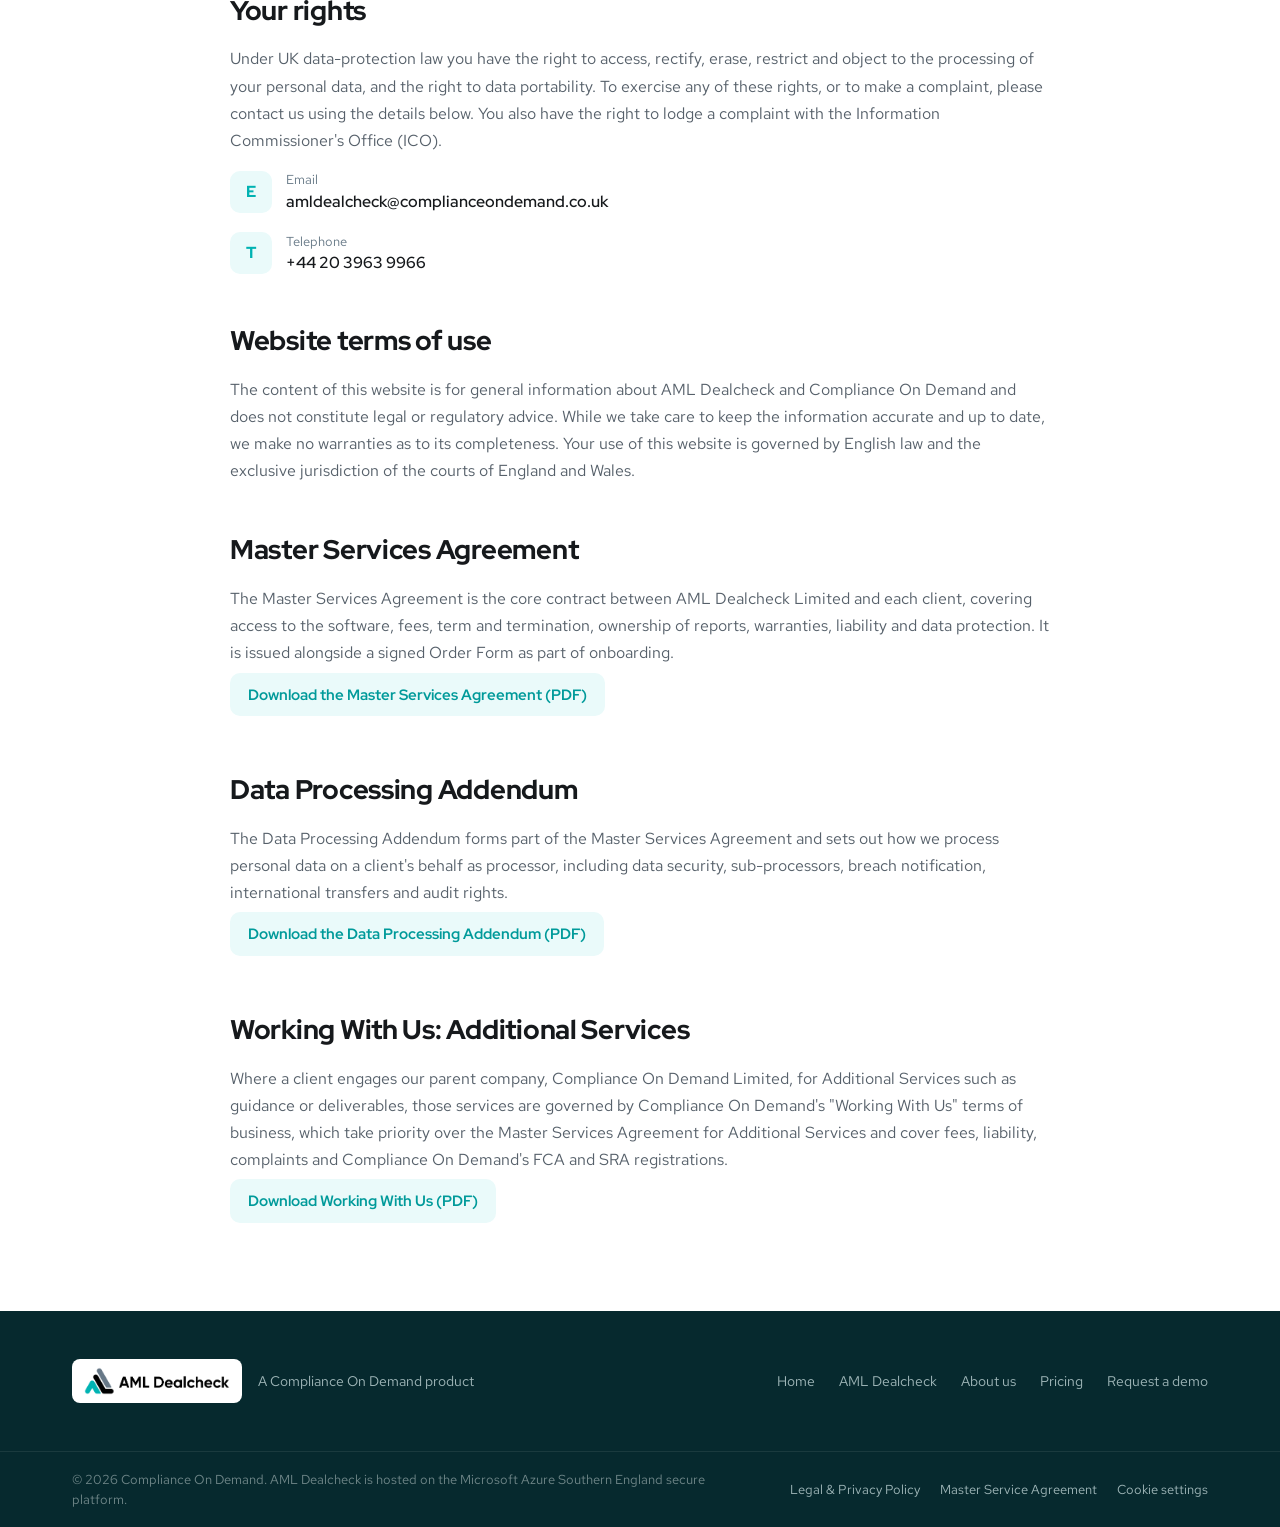
<file: legal.html>
<!DOCTYPE html>
<html lang="en-GB">
<head>
<meta charset="utf-8">
<meta name="viewport" content="width=device-width, initial-scale=1">
<title>Legal &amp; Privacy Policy | AML Dealcheck | Compliance On Demand</title>
<meta name="description" content="Legal and privacy policy for AML Dealcheck, a product of Compliance On Demand, including data protection, cookies and the Master Service Agreement.">
<link rel="icon" href="assets/favicon.svg">
<link rel="stylesheet" href="css/styles.css">
</head>
<body data-page="legal">

<!-- ===== NAV (injected by js/components.js) ===== -->
<div id="site-header"></div>

<main>

  <!-- ===== SUB HERO ===== -->
  <section class="dark dark-grid" style="padding-top:64px;padding-bottom:48px">
    <div class="wrap-narrow">
      <div class="eyebrow aqua" style="margin-bottom:14px">Legal</div>
      <h1 style="font-weight:900;font-size:44px;line-height:1.1;color:#fff;letter-spacing:-.02em">Legal &amp; Privacy Policy</h1>
      <p style="color:#bcd0d2;font-size:17px;margin-top:16px;max-width:620px">How AML Dealcheck and Compliance On Demand handle your data, our website terms, and the Master Services Agreement that governs use of the system.</p>
    </div>
  </section>

  <!-- ===== DOC ===== -->
  <section class="section">
    <div class="wrap-narrow">
      <div class="legal-doc">

        <div class="updated">Last updated: 1 July 2026</div>
        <div class="legal-toc">
          <a href="#privacy">Privacy Policy</a>
          <a href="#cookies">Cookies</a>
          <a href="#rights">Your rights</a>
          <a href="#terms">Website terms</a>
          <a href="#msa">Master Services Agreement</a>
          <a href="#dpa">Data Processing Addendum</a>
          <a href="#additional-services">Additional Services</a>
        </div>

        <h2 id="privacy">Privacy Policy</h2>
        <p>AML Dealcheck is a product of Compliance On Demand ("we", "us", "our"). We are the data controller for personal data processed through this website and the AML Dealcheck system. We are committed to protecting your privacy and handling your data in line with the UK GDPR and the Data Protection Act 2018.</p>

        <h3>What we collect</h3>
        <ul>
          <li>Details you submit through our demo-request and contact forms (name, company, email, phone, role and message).</li>
          <li>Information you and your users enter into the AML Dealcheck system in the course of AML due diligence.</li>
          <li>Limited technical and analytics data, only where you have given consent (see Cookies below).</li>
        </ul>

        <h3>Lawful basis</h3>
        <p>We process demo and contact data on the basis of our legitimate interest in responding to your enquiry and, where applicable, the steps necessary to enter into a contract. Data processed within the AML Dealcheck system is handled on behalf of our client under a data-processing agreement, for the purpose of meeting the client's anti-money-laundering obligations.</p>

        <h3>Hosting &amp; security</h3>
        <p>AML Dealcheck is hosted on the Microsoft Azure Southern England secure platform and is built to meet UK regulatory and data-protection requirements. Fonts and assets on this website are self-hosted, so no third-party requests are made before you give consent.</p>

        <h3>Retention</h3>
        <p>We keep personal data only for as long as necessary for the purposes described above and to meet our legal, regulatory and record-keeping obligations, after which it is securely deleted.</p>

        <h2 id="cookies">Cookies</h2>
        <p>This website sets no cookies and runs no analytics until you opt in via the cookie banner. The only pre-consent storage is a record of your cookie choice, which is strictly necessary and does not itself require consent. You can change your choice at any time using the "Cookie settings" link in the footer.</p>

        <h2 id="rights">Your rights</h2>
        <p>Under UK data-protection law you have the right to access, rectify, erase, restrict and object to the processing of your personal data, and the right to data portability. To exercise any of these rights, or to make a complaint, please contact us using the details below. You also have the right to lodge a complaint with the Information Commissioner's Office (ICO).</p>
        <div class="cinfo" style="margin-top:16px">
          <div class="ci"><div class="ic">E</div><div><div class="lbl">Email</div><div class="val">amldealcheck@complianceondemand.co.uk</div></div></div>
          <div class="ci"><div class="ic">T</div><div><div class="lbl">Telephone</div><div class="val">+44 20 3963 9966</div></div></div>
        </div>

        <h2 id="terms">Website terms of use</h2>
        <p>The content of this website is for general information about AML Dealcheck and Compliance On Demand and does not constitute legal or regulatory advice. While we take care to keep the information accurate and up to date, we make no warranties as to its completeness. Your use of this website is governed by English law and the exclusive jurisdiction of the courts of England and Wales.</p>

        <h2 id="msa">Master Services Agreement</h2>
        <p>The Master Services Agreement is the core contract between AML Dealcheck Limited and each client, covering access to the software, fees, term and termination, ownership of reports, warranties, liability and data protection. It is issued alongside a signed Order Form as part of onboarding.</p>
        <a class="legal-doc-link" href="assets/legal/aml-dealcheck-master-services-agreement.pdf" target="_blank" rel="noopener">Download the Master Services Agreement (PDF)</a>

        <h2 id="dpa">Data Processing Addendum</h2>
        <p>The Data Processing Addendum forms part of the Master Services Agreement and sets out how we process personal data on a client's behalf as processor, including data security, sub-processors, breach notification, international transfers and audit rights.</p>
        <a class="legal-doc-link" href="assets/legal/aml-dealcheck-data-processing-addendum.pdf" target="_blank" rel="noopener">Download the Data Processing Addendum (PDF)</a>

        <h2 id="additional-services">Working With Us: Additional Services</h2>
        <p>Where a client engages our parent company, Compliance On Demand Limited, for Additional Services such as guidance or deliverables, those services are governed by Compliance On Demand's "Working With Us" terms of business, which take priority over the Master Services Agreement for Additional Services and cover fees, liability, complaints and Compliance On Demand's FCA and SRA registrations.</p>
        <a class="legal-doc-link" href="assets/legal/working-with-us-terms-of-business.pdf" target="_blank" rel="noopener">Download Working With Us (PDF)</a>

      </div>
    </div>
  </section>

</main>

<!-- ===== FOOTER (injected by js/components.js) ===== -->
<div id="site-footer"></div>

<script src="js/components.js"></script>
<script src="js/consent.js"></script>
<script src="js/app.js"></script>
</body>
</html>
</file>
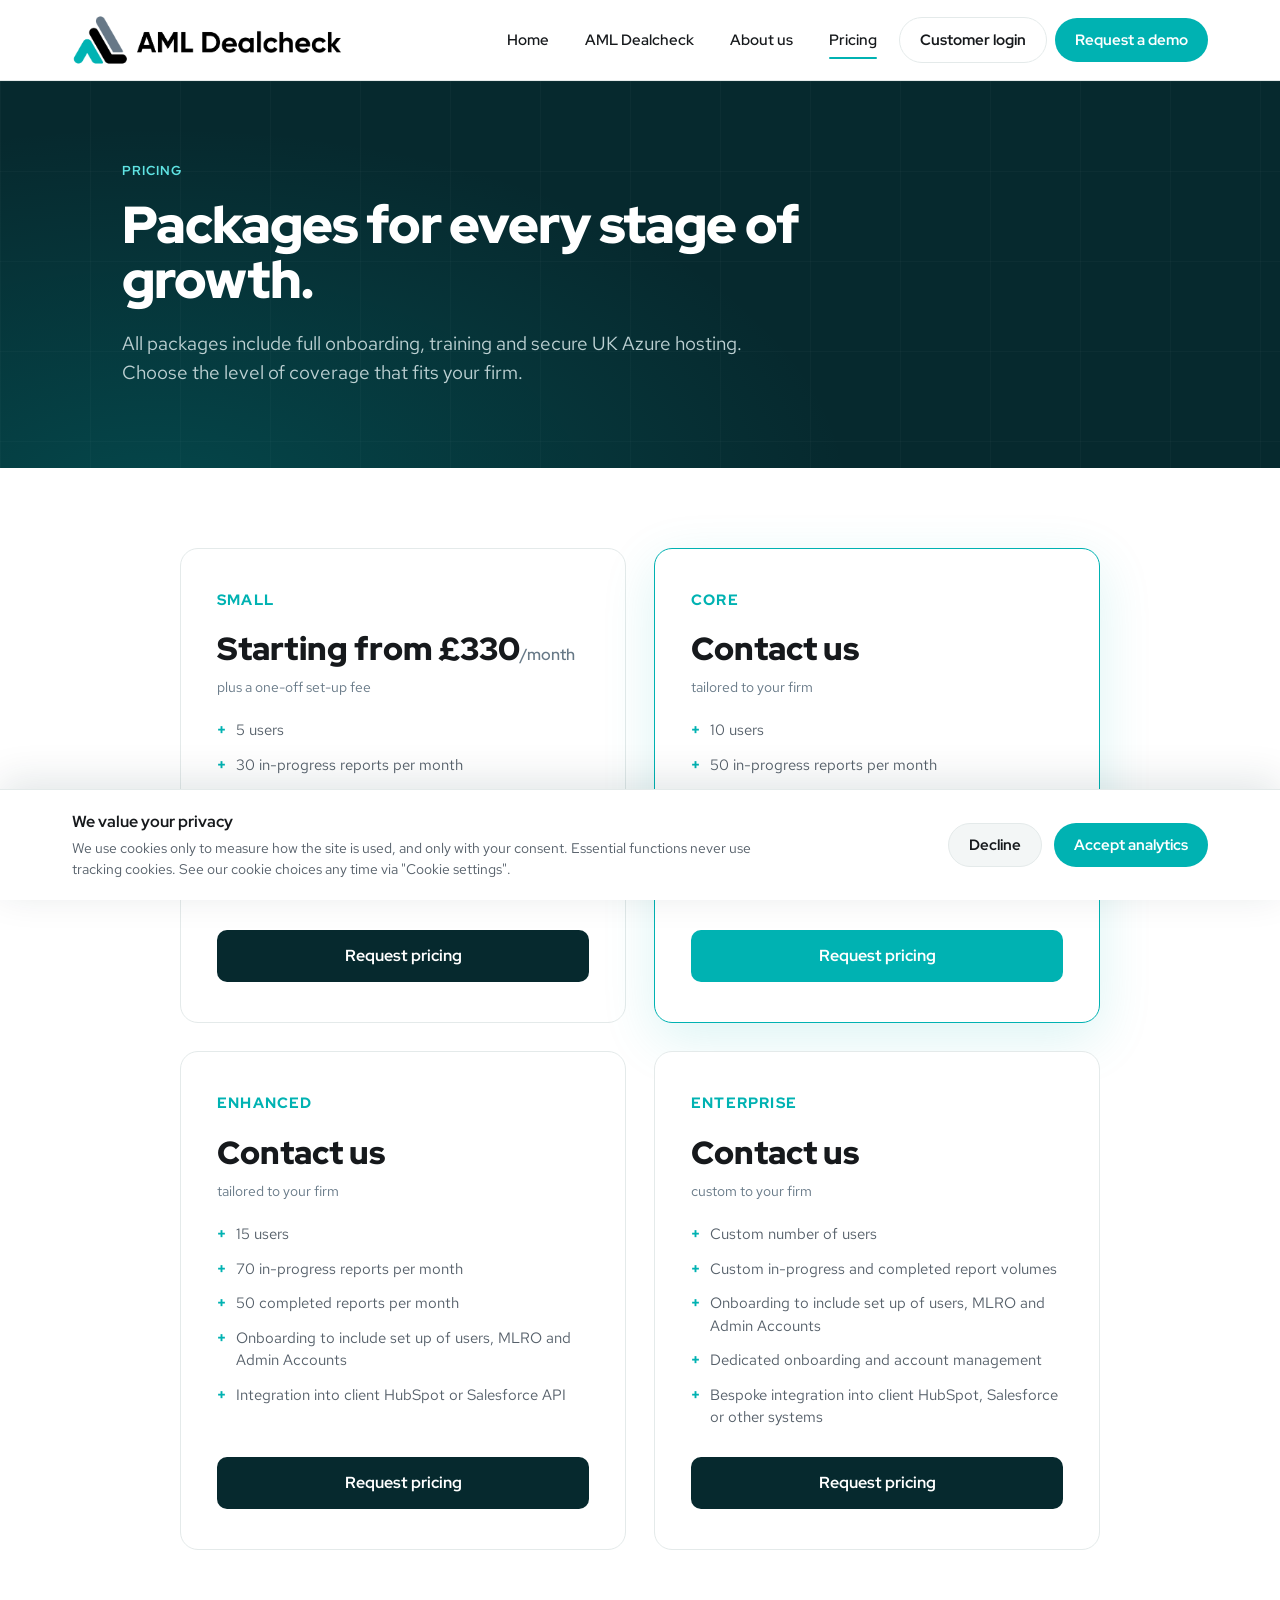
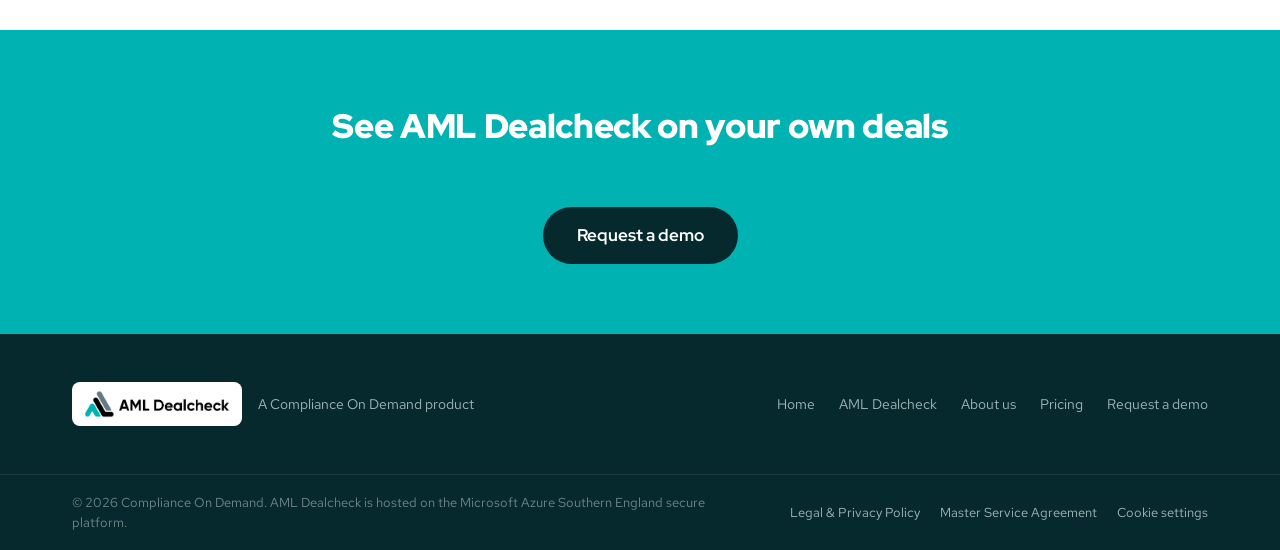
<file: pricing.html>
<!DOCTYPE html>
<html lang="en-GB">
<head>
<meta charset="utf-8">
<meta name="viewport" content="width=device-width, initial-scale=1">
<title>Pricing | AML Dealcheck | Compliance On Demand</title>
<meta name="description" content="AML Dealcheck pricing: Small, Core and Enhanced packages with users, in-progress and completed reports, onboarding, training and CRM integration.">
<link rel="icon" href="assets/favicon.svg">
<link rel="stylesheet" href="css/styles.css">
</head>
<body data-page="pricing">

<!-- ===== NAV (injected by js/components.js) ===== -->
<div id="site-header"></div>

<main>

  <!-- ===== SUB HERO ===== -->
  <section class="dark dark-grid-2 subhero">
    <div class="wrap-narrow">
      <div class="eyebrow aqua" style="margin-bottom:16px">Pricing</div>
      <h1>Packages for every stage of growth.</h1>
      <p>All packages include full onboarding, training and secure UK Azure hosting. Choose the level of coverage that fits your firm.</p>
    </div>
  </section>

  <!-- ===== PLANS ===== -->
  <section class="section">
    <div class="wrap-narrow">
      <div class="plans-grid">

        <div class="plan-card">
          <div class="plan-name">Small</div>
          <div class="plan-price">Starting from £330<span style="font-weight:600;font-size:16px;color:var(--slate)">/month</span></div>
          <div class="plan-note">plus a one-off set-up fee</div>
          <div class="plan-list">
            <div><b>+</b> 5 users</div>
            <div><b>+</b> 30 in-progress reports per month</div>
            <div><b>+</b> 10 completed reports per month</div>
            <div><b>+</b> Onboarding to include set up of users, MLRO and Admin Accounts</div>
            <div><b>+</b> Firm-wide Money Laundering training</div>
          </div>
          <a class="btn btn-dark btn-block" style="padding:14px;border-radius:10px" href="contact.html">Request pricing</a>
        </div>

        <div class="plan-card featured">
          <div class="plan-name">Core</div>
          <div class="plan-price">Contact us</div>
          <div class="plan-note">tailored to your firm</div>
          <div class="plan-list">
            <div><b>+</b> 10 users</div>
            <div><b>+</b> 50 in-progress reports per month</div>
            <div><b>+</b> 20 completed reports per month</div>
            <div><b>+</b> Onboarding to include set up of users, MLRO and Admin Accounts</div>
            <div><b>+</b> KYC document storage</div>
          </div>
          <a class="btn btn-teal btn-block" style="padding:14px;border-radius:10px" href="contact.html">Request pricing</a>
        </div>

        <div class="plan-card">
          <div class="plan-name">Enhanced</div>
          <div class="plan-price">Contact us</div>
          <div class="plan-note">tailored to your firm</div>
          <div class="plan-list">
            <div><b>+</b> 15 users</div>
            <div><b>+</b> 70 in-progress reports per month</div>
            <div><b>+</b> 50 completed reports per month</div>
            <div><b>+</b> Onboarding to include set up of users, MLRO and Admin Accounts</div>
            <div><b>+</b> Integration into client HubSpot or Salesforce API</div>
          </div>
          <a class="btn btn-dark btn-block" style="padding:14px;border-radius:10px" href="contact.html">Request pricing</a>
        </div>

        <div class="plan-card">
          <div class="plan-name">Enterprise</div>
          <div class="plan-price">Contact us</div>
          <div class="plan-note">custom to your firm</div>
          <div class="plan-list">
            <div><b>+</b> Custom number of users</div>
            <div><b>+</b> Custom in-progress and completed report volumes</div>
            <div><b>+</b> Onboarding to include set up of users, MLRO and Admin Accounts</div>
            <div><b>+</b> Dedicated onboarding and account management</div>
            <div><b>+</b> Bespoke integration into client HubSpot, Salesforce or other systems</div>
          </div>
          <a class="btn btn-dark btn-block" style="padding:14px;border-radius:10px" href="contact.html">Request pricing</a>
        </div>

      </div>
    </div>
  </section>

  <!-- ===== CTA ===== -->
  <section class="cta center">
    <div class="wrap-narrow row">
      <h2>See AML Dealcheck on your own deals</h2>
      <a class="btn btn-dark btn-lg" style="margin-top:24px" href="contact.html">Request a demo</a>
    </div>
  </section>

</main>

<!-- ===== FOOTER (injected by js/components.js) ===== -->
<div id="site-footer"></div>

<script src="js/components.js"></script>
<script src="js/consent.js"></script>
<script src="js/app.js"></script>
</body>
</html>
</file>
<file: css/styles.css>
/* ===========================================================================
   AML Dealcheck — static site styles
   Self-hosted fonts, no third-party requests. Brand: Compliance On Demand.
   =========================================================================== */

/* ---- Self-hosted fonts (no Google CDN — GDPR clean) ---- */
@font-face{font-family:'Red Hat Display';font-style:normal;font-weight:600;font-display:swap;src:url('../fonts/RedHatDisplay-600.woff2') format('woff2')}
@font-face{font-family:'Red Hat Display';font-style:normal;font-weight:700;font-display:swap;src:url('../fonts/RedHatDisplay-700.woff2') format('woff2')}
@font-face{font-family:'Red Hat Display';font-style:normal;font-weight:800;font-display:swap;src:url('../fonts/RedHatDisplay-800.woff2') format('woff2')}
@font-face{font-family:'Red Hat Display';font-style:normal;font-weight:900;font-display:swap;src:url('../fonts/RedHatDisplay-900.woff2') format('woff2')}
@font-face{font-family:'Red Hat Text';font-style:normal;font-weight:400;font-display:swap;src:url('../fonts/RedHatText-400.woff2') format('woff2')}
@font-face{font-family:'Red Hat Text';font-style:normal;font-weight:500;font-display:swap;src:url('../fonts/RedHatText-500.woff2') format('woff2')}
@font-face{font-family:'Red Hat Text';font-style:normal;font-weight:600;font-display:swap;src:url('../fonts/RedHatText-600.woff2') format('woff2')}
@font-face{font-family:'Red Hat Text';font-style:normal;font-weight:700;font-display:swap;src:url('../fonts/RedHatText-700.woff2') format('woff2')}

:root{
  --teal:#00b2b2; --teal-d:#009a9a; --teal-l:#1ec7c7;
  --petrol:#06292e; --petrol-2:#0a3a40;
  --slate:#677987; --ink:#16191c; --sub:#56606a;
  --mist:#f3f6f6; --line:#e4eaea; --teal-soft:#eafafa; --aqua:#5fe3e3;
  --disp:'Red Hat Display',system-ui,sans-serif;
  --text:'Red Hat Text',system-ui,sans-serif;
  --mono:ui-monospace,'SF Mono',Menlo,monospace;
}

*{box-sizing:border-box;margin:0;padding:0}
html{scroll-behavior:smooth}
body{font-family:var(--text);color:var(--ink);background:#fff;-webkit-font-smoothing:antialiased;line-height:1.5}
img{display:block;max-width:100%}
a{color:inherit;text-decoration:none}
button{font-family:inherit}

.wrap{max-width:1200px;margin:0 auto;padding-left:32px;padding-right:32px}
.wrap-narrow{max-width:1100px;margin:0 auto;padding-left:32px;padding-right:32px}

/* ---- Animations ---- */
@keyframes adcFadeUp{from{opacity:0;transform:translateY(16px)}to{opacity:1;transform:translateY(0)}}
@keyframes adcFade{from{opacity:0}to{opacity:1}}
@keyframes adcPulse{0%,100%{opacity:.5}50%{opacity:1}}
.fade-up{animation:adcFadeUp .35s ease both}

/* =========================== NAV =========================== */
.site-nav{position:sticky;top:0;z-index:50;background:rgba(255,255,255,.94);backdrop-filter:blur(10px);border-bottom:1px solid var(--line)}
.site-nav .row{display:flex;align-items:center;justify-content:space-between;gap:24px;padding-top:14px;padding-bottom:14px}
.brand{display:flex;align-items:center}
.brand img{height:52px;width:auto}
.nav-links{display:flex;align-items:center;gap:8px}
.nav-link{position:relative;font-family:var(--disp);font-weight:600;font-size:15px;color:var(--ink);padding:10px 14px;border-radius:8px;background:none;border:none;cursor:pointer}
.nav-link::after{content:"";position:absolute;left:14px;right:14px;bottom:2px;height:2px;background:var(--teal);border-radius:2px;transform:scaleX(0);transition:transform .2s}
.nav-link:hover::after{transform:scaleX(.5)}
.nav-link.active::after{transform:scaleX(1)}
.nav-toggle{display:none;background:none;border:none;cursor:pointer;flex-direction:column;gap:5px;padding:8px}
.nav-toggle span{width:24px;height:2px;background:var(--ink);border-radius:2px;display:block}

/* =========================== BUTTONS =========================== */
.btn{display:inline-flex;align-items:center;justify-content:center;gap:8px;font-family:var(--disp);font-weight:700;border:none;cursor:pointer;border-radius:999px;transition:background .18s,color .18s;text-align:center}
.btn-teal{background:var(--teal);color:#fff}
.btn-teal:hover{background:var(--teal-l)}
.btn-dark{background:var(--petrol);color:#fff}
.btn-dark:hover{background:var(--petrol-2)}
.btn-ghost{background:rgba(255,255,255,.08);color:#fff;border:1px solid rgba(255,255,255,.25)}
.btn-ghost:hover{background:rgba(255,255,255,.16)}
.btn-outline{background:none;color:var(--ink);border:1px solid var(--line)}
.btn-outline:hover{background:var(--mist)}
.btn-sm{padding:11px 20px;font-size:15px}
.btn-md{padding:14px 28px;font-size:16px}
.btn-lg{padding:16px 34px;font-size:17px}
.btn-block{display:flex;width:100%}

/* =========================== TYPE =========================== */
.eyebrow{font-family:var(--disp);font-weight:700;font-size:13px;letter-spacing:.08em;text-transform:uppercase}
.eyebrow.teal{color:var(--teal)}
.eyebrow.aqua{color:var(--aqua)}
.eyebrow.slate{color:var(--slate)}
h1,h2,h3{font-family:var(--disp);letter-spacing:-.01em}
.section{padding-top:80px;padding-bottom:80px}
.section-tight{padding-top:64px;padding-bottom:64px}

/* =========================== SECTIONS / BG =========================== */
.bg-mist{background:var(--mist);border-top:1px solid var(--line);border-bottom:1px solid var(--line)}
.dark{position:relative;overflow:hidden;background-color:var(--petrol)}
.dark-grid{background-image:
  radial-gradient(900px 460px at 82% -12%,rgba(0,178,178,.28),transparent),
  radial-gradient(circle at center,rgba(0,178,178,.10) 1px,transparent 1px),
  linear-gradient(rgba(255,255,255,.025) 1px,transparent 1px),
  linear-gradient(90deg,rgba(255,255,255,.025) 1px,transparent 1px);
  background-size:auto,26px 26px,104px 104px,104px 104px}
.dark-grid-2{background-image:
  radial-gradient(700px 380px at 12% 110%,rgba(0,178,178,.22),transparent),
  linear-gradient(rgba(255,255,255,.022) 1px,transparent 1px),
  linear-gradient(90deg,rgba(255,255,255,.022) 1px,transparent 1px);
  background-size:auto,90px 90px,90px 90px}
.dark-glow{background-image:radial-gradient(700px 380px at 85% 0,rgba(0,178,178,.22),transparent)}

/* =========================== HERO =========================== */
.hero{padding-top:96px;padding-bottom:104px}
.hero .inner{max-width:720px}
.hero-grid{display:grid;grid-template-columns:1.05fr .95fr;gap:56px;align-items:center}
.hero-grid .inner{max-width:none}
.hero-media .video{box-shadow:0 24px 70px rgba(0,0,0,.4)}
@media(max-width:900px){.hero-grid{grid-template-columns:1fr;gap:36px}}
.badge{display:inline-flex;align-items:center;gap:8px;background:rgba(0,178,178,.14);border:1px solid rgba(0,178,178,.4);color:var(--aqua);font-family:var(--disp);font-weight:600;font-size:13px;letter-spacing:.04em;text-transform:uppercase;padding:7px 14px;border-radius:999px;margin-bottom:24px}
.badge .dot{width:7px;height:7px;border-radius:50%;background:var(--teal);animation:adcPulse 2s infinite}
.hero h1{font-weight:900;color:#fff;font-size:60px;line-height:1.04;letter-spacing:-.02em;text-wrap:balance}
.hero h1 .accent{color:var(--teal)}
.hero p{color:#bcd0d2;font-size:20px;line-height:1.55;margin-top:24px;max-width:600px}
.hero .actions{display:flex;gap:14px;margin-top:36px;flex-wrap:wrap}
.subhero{padding-top:80px;padding-bottom:80px}
.subhero h1{font-weight:900;color:#fff;font-size:52px;line-height:1.06;letter-spacing:-.02em;max-width:760px}
.subhero p{color:#bcd0d2;font-size:19px;line-height:1.55;margin-top:22px;max-width:660px}

/* =========================== GRIDS =========================== */
.grid-2{display:grid;grid-template-columns:1fr 1fr;gap:52px;align-items:center}
.grid-2.media{grid-template-columns:1.15fr 1fr;gap:56px}
.grid-3{display:grid;grid-template-columns:repeat(3,1fr);gap:24px}

/* =========================== MEDIA / VIDEO =========================== */
.video{aspect-ratio:16/9;border-radius:14px;overflow:hidden;background-color:var(--petrol);border:1px solid var(--petrol-2);display:flex;align-items:center;justify-content:center;position:relative;background-image:repeating-linear-gradient(135deg,rgba(0,178,178,.10) 0,rgba(0,178,178,.10) 2px,transparent 2px,transparent 12px)}
.video .play{width:78px;height:78px;border-radius:50%;background:var(--teal);display:flex;align-items:center;justify-content:center;box-shadow:0 12px 40px rgba(0,178,178,.4);cursor:pointer;transition:transform .2s}
.video .play:hover{transform:scale(1.06)}
.video .play .tri{width:0;height:0;border-left:24px solid #fff;border-top:15px solid transparent;border-bottom:15px solid transparent;margin-left:6px}
.video iframe{position:absolute;inset:0;width:100%;height:100%;border:0}
.video-brand{background-color:#fff;background-image:url('../assets/aml-dealcheck-logo.jpg');background-repeat:no-repeat;background-position:center 27%;background-size:48%;border:1px solid var(--petrol-2)}
.video-brand::before{content:"";position:absolute;inset:0;background:linear-gradient(180deg,rgba(6,41,46,.04),rgba(6,41,46,.10))}
.video-brand .play{position:relative;z-index:1}
.video-brand .placeholder-tag{z-index:1;color:var(--petrol);background:rgba(255,255,255,.9);border:1px solid var(--line)}
.placeholder-tag{position:absolute;bottom:16px;left:16px;font-family:var(--mono);font-size:12px;color:var(--aqua);background:rgba(0,0,0,.35);padding:5px 10px;border-radius:6px;letter-spacing:.03em}

.h2-lg{font-weight:800;font-size:36px;line-height:1.12}
.h2-xl{font-weight:900;font-size:46px;line-height:1.08;letter-spacing:-.015em;max-width:920px;margin:14px auto 0;text-wrap:balance}
.h2-md{font-weight:800;font-size:34px;line-height:1.14}
.h2-sm{font-weight:800;font-size:32px}
.lead{color:var(--sub);font-size:18px;line-height:1.6}

/* red-flag tiles */
.flags{display:grid;grid-template-columns:1fr 1fr;gap:14px;margin-top:24px}
.flags-6{grid-template-columns:repeat(3,1fr);max-width:1000px;margin:40px auto 0}
@media(max-width:900px){.flags-6{grid-template-columns:1fr 1fr}}
@media(max-width:560px){.flags-6{grid-template-columns:1fr}}
.flags-warn{margin-top:40px;font-family:var(--disp);font-weight:800;font-size:24px;line-height:1.3;color:var(--ink);text-wrap:balance}
.flags-warn strong{color:var(--teal)}
.fca-line{margin-top:16px;font-family:var(--disp);font-weight:600;font-size:15px;letter-spacing:.05em;text-transform:uppercase;color:var(--slate)}
.problem-box{background:#fff;border:1px solid var(--line);border-left:6px solid var(--teal);border-radius:16px;padding:48px 52px;box-shadow:0 16px 54px rgba(6,41,46,.09);text-align:left}
.problem-box .h2-lg{margin-top:16px}
.problem-box .lead{margin-top:22px}
@media(max-width:560px){.problem-box{padding:32px 26px}}
.flag{display:flex;align-items:center;gap:13px;padding:16px;border:1px solid var(--line);border-radius:12px}
.flag .ic{flex:none;width:44px;height:44px;border-radius:10px;background:var(--teal-soft);display:flex;align-items:center;justify-content:center}
.flag span{font-family:var(--disp);font-weight:600;font-size:15px}

/* =========================== CARDS =========================== */
.card{background:#fff;border:1px solid var(--line);border-radius:16px;padding:34px 30px;transition:border-color .18s}
.card:hover{border-color:var(--teal)}
.card .num{font-family:var(--disp);font-weight:900;font-size:40px;color:var(--teal);line-height:1;margin-bottom:18px}
.card h3{font-weight:700;font-size:20px;margin-bottom:10px}
.card p{color:var(--sub);font-size:16px;line-height:1.55}
.minicard{background:#fff;border:1px solid var(--line);border-radius:14px;padding:28px}
.minicard .t{font-family:var(--disp);font-weight:800;font-size:18px;color:var(--teal);margin-bottom:10px}
.minicard p{color:var(--sub);font-size:15.5px;line-height:1.5}

/* solution feature rows */
.feat-list{display:flex;flex-direction:column;gap:14px}
.feat{display:flex;gap:14px;align-items:flex-start;background:rgba(255,255,255,.05);border:1px solid rgba(0,178,178,.25);border-radius:12px;padding:18px 20px}
.feat .tick{flex:none;width:36px;height:36px;border-radius:9px;background:var(--teal);display:flex;align-items:center;justify-content:center;color:#fff;font-family:var(--disp);font-weight:800}
.feat .ft{font-family:var(--disp);font-weight:700;color:#fff;font-size:17px}
.feat .fd{color:#9fb6b8;font-size:14.5px;margin-top:3px}

/* =========================== AUDIENCE CHIPS =========================== */
.chips{display:flex;flex-wrap:wrap;gap:14px;justify-content:center}
.chip{font-family:var(--disp);font-weight:600;font-size:16px;color:var(--ink);background:var(--mist);border:1px solid var(--line);padding:12px 22px;border-radius:999px}

/* =========================== FAQ =========================== */
.faq-list{display:flex;flex-direction:column;gap:12px}
.faq-item{background:#fff;border:1px solid var(--line);border-radius:12px;overflow:hidden}
.faq-q{width:100%;background:none;border:none;cursor:pointer;display:flex;align-items:center;justify-content:space-between;gap:16px;padding:20px 24px;text-align:left}
.faq-q span{font-family:var(--disp);font-weight:700;font-size:17px;color:var(--ink)}
.faq-q .sign{flex:none;font-family:var(--disp);font-weight:800;font-size:22px;color:var(--teal);line-height:1;transition:transform .2s}
.faq-item.open .faq-q .sign{transform:rotate(45deg)}
.faq-a{max-height:0;overflow:hidden;transition:max-height .3s ease}
.faq-a .inner{padding:0 24px 22px;color:var(--sub);font-size:16px;line-height:1.6}

/* =========================== CTA BAND =========================== */
.cta{background:var(--teal)}
.cta .row{display:flex;align-items:center;justify-content:space-between;gap:32px;flex-wrap:wrap;padding-top:70px;padding-bottom:70px}
.cta h2{font-weight:900;font-size:34px;color:#fff}
.cta p{color:#dffafa;font-size:18px;margin-top:8px}
.cta.center{text-align:center}
.cta.center .row{justify-content:center;flex-direction:column}

/* =========================== ABOUT =========================== */
.portrait{aspect-ratio:3/4;border-radius:16px;background:#fff;border:1px solid #d8e2e2;background-image:repeating-linear-gradient(135deg,rgba(103,121,135,.06) 0,rgba(103,121,135,.06) 2px,transparent 2px,transparent 14px);display:flex;align-items:center;justify-content:center;position:sticky;top:96px}
.portrait .tag{font-family:var(--mono);font-size:13px;color:var(--slate);background:#eef3f3;padding:8px 16px;border-radius:8px;border:1px dashed #b9c8c8}
.portrait-img{display:block;width:100%;max-width:380px;height:auto;position:sticky;top:96px}
@media(max-width:900px){.portrait-img{margin:0 auto 8px;position:static}}
.bio{margin-top:20px;display:flex;flex-direction:column;gap:15px}
.bio p{color:var(--sub);font-size:16.5px;line-height:1.65}
@media(max-width:900px){.portrait{position:static;aspect-ratio:4/3}}

/* =========================== LEGAL DOC =========================== */
.legal-doc{max-width:820px;margin:0 auto}
.legal-doc h2{font-weight:800;font-size:27px;margin:46px 0 14px;scroll-margin-top:90px}
.legal-doc h3{font-weight:700;font-size:19px;margin:26px 0 10px}
.legal-doc p,.legal-doc li{color:var(--sub);font-size:16px;line-height:1.7}
.legal-doc ul{padding-left:22px;margin:10px 0}
.legal-doc li{margin-bottom:6px}
.legal-doc .updated{font-family:var(--mono);font-size:13px;color:var(--slate)}
.legal-toc{display:flex;flex-wrap:wrap;gap:10px;margin:28px 0 8px}
.legal-toc a{font-family:var(--disp);font-weight:600;font-size:14px;color:var(--teal-d);background:var(--teal-soft);padding:9px 15px;border-radius:999px}
.legal-toc a:hover{background:var(--teal);color:#fff}
.legal-doc-link{display:inline-flex;align-items:center;gap:8px;font-family:var(--disp);font-weight:700;font-size:14.5px;color:var(--teal-d);background:var(--teal-soft);padding:11px 18px;border-radius:10px;margin:6px 0 8px}
.legal-doc-link:hover{background:var(--teal);color:#fff}

/* =========================== PRICING =========================== */
.price-card{background:var(--petrol);border-radius:18px;padding:40px;color:#fff;background-image:radial-gradient(500px 300px at 100% 0,rgba(0,178,178,.25),transparent)}
.price-card .from{font-family:var(--disp);font-weight:600;font-size:14px;color:#9fb6b8;text-transform:uppercase;letter-spacing:.06em}
.price-card .amt{display:flex;align-items:baseline;gap:6px;margin:10px 0 6px}
.price-card .amt b{font-family:var(--disp);font-weight:900;font-size:64px;line-height:1;color:#fff}
.price-card .amt i{font-family:var(--disp);font-weight:600;font-size:20px;color:#bcd0d2;font-style:normal}
.price-card .note{color:#9fb6b8;font-size:15px;margin-bottom:24px}
.price-card hr{border:none;height:1px;background:rgba(255,255,255,.12);margin-bottom:22px}
.price-card .plist{display:flex;flex-direction:column;gap:12px;font-size:15.5px;color:#dbe9ea}
.price-card .plist div{display:flex;gap:10px}
.price-card .plist b{color:var(--teal);font-weight:800}

.plans-grid{display:grid;grid-template-columns:repeat(2,1fr);gap:28px;max-width:920px;margin:0 auto}
.plan-card{background:#fff;border:1px solid var(--line);border-radius:18px;padding:40px 36px;display:flex;flex-direction:column}
.plan-card.featured{border-color:var(--teal);box-shadow:0 16px 54px rgba(0,178,178,.14)}
.plan-name{font-family:var(--disp);font-weight:800;font-size:15px;letter-spacing:.08em;text-transform:uppercase;color:var(--teal)}
.plan-price{font-family:var(--disp);font-weight:900;font-size:32px;margin:14px 0 4px;color:var(--ink)}
.plan-note{color:var(--slate);font-size:13.5px;margin-bottom:22px}
.plan-list{display:flex;flex-direction:column;gap:12px;margin-bottom:28px;flex:1}
.plan-list div{display:flex;gap:10px;align-items:flex-start;font-size:15px;color:var(--sub)}
.plan-list b{color:var(--teal);font-weight:800;flex:none}
@media(max-width:700px){.plans-grid{grid-template-columns:1fr}}

.checks{list-style:none;display:flex;flex-direction:column;gap:12px}
.checks li{display:flex;gap:12px;align-items:flex-start;font-size:16px;color:var(--ink)}
.checks li .c{flex:none;width:22px;height:22px;border-radius:50%;background:var(--teal-soft);color:var(--teal);display:flex;align-items:center;justify-content:center;font-weight:800;font-size:13px}

/* adverse-media report + hover TOC */
.shot-frame{border-radius:14px;overflow:hidden;box-shadow:0 24px 70px rgba(0,0,0,.45)}
.shot-frame img{display:block;width:100%;height:auto}
.report-hover{position:relative}
.report-hint{position:absolute;bottom:14px;right:14px;z-index:2;display:inline-flex;align-items:center;gap:7px;font-family:var(--disp);font-weight:700;font-size:12.5px;color:#fff;background:rgba(6,41,46,.85);padding:8px 14px;border-radius:999px;pointer-events:none;transition:opacity .25s}
.report-toc{position:absolute;inset:0;z-index:3;background:rgba(6,41,46,.95);backdrop-filter:blur(3px);border-radius:14px;padding:26px 30px 28px;overflow:auto;opacity:0;visibility:hidden;transition:opacity .25s;text-align:left}
.report-hover:hover .report-toc,.report-hover:focus-within .report-toc{opacity:1;visibility:visible}
.report-hover:hover .report-hint{opacity:0}
.toc-title{font-family:var(--disp);font-weight:800;font-size:13px;letter-spacing:.1em;text-transform:uppercase;color:var(--aqua);margin-bottom:16px}
.toc-list{list-style:decimal;padding-left:22px;display:flex;flex-direction:column;gap:9px;margin:0}
.toc-list>li{font-family:var(--disp);font-weight:700;font-size:15px;color:#fff;line-height:1.3}
.toc-list ul{list-style:none;padding-left:0;margin:7px 0 2px;display:flex;flex-direction:column;gap:5px}
.toc-list ul li{font-family:var(--text);font-weight:400;font-size:13.5px;color:#bcd0d2}
.toc-list .ref{font-family:var(--text);font-weight:400;font-size:13px;color:#9fb6b8}
.toc-note{margin-top:16px;padding-top:14px;border-top:1px solid rgba(255,255,255,.12);font-family:var(--text);font-style:italic;font-size:12px;color:#8ba3a5}
.amreport{background:#fff;border-radius:14px;overflow:hidden;box-shadow:0 24px 70px rgba(0,0,0,.4);text-align:left}
.amreport .search{display:flex;align-items:center;gap:12px;padding:16px 18px;border-bottom:1px solid var(--line);background:var(--mist)}
.amreport .search .box{flex:1;display:flex;align-items:center;gap:10px;background:#fff;border:1px solid #d8e2e2;border-radius:10px;padding:11px 14px;font-family:var(--disp);font-weight:600;font-size:15px;color:var(--ink)}
.amreport .search .mag{flex:none;color:var(--slate)}
.amreport .search .go{flex:none;background:var(--teal);color:#fff;font-family:var(--disp);font-weight:700;font-size:14px;padding:11px 18px;border-radius:10px}
.amreport .body{padding:22px 22px 24px}
.amreport .rrow{display:flex;align-items:center;gap:14px;margin-bottom:16px}
.amreport .avatar{flex:none;width:50px;height:50px;border-radius:12px;background:var(--petrol);color:#fff;font-family:var(--disp);font-weight:800;font-size:19px;display:flex;align-items:center;justify-content:center}
.amreport .rname{font-family:var(--disp);font-weight:800;font-size:18px;color:var(--ink)}
.amreport .rmeta{font-size:13px;color:var(--slate)}
.amreport .pills{display:flex;gap:8px;flex-wrap:wrap;margin-bottom:16px}
.ampill{font-family:var(--disp);font-weight:700;font-size:12.5px;padding:6px 12px;border-radius:999px}
.ampill.risk{background:#fdeceb;color:#c0392b}
.ampill.hits{background:var(--teal-soft);color:var(--teal-d)}
.ampill.pep{background:#fff4e5;color:#b06f14}
.amreport .snippet{border:1px solid var(--line);border-radius:10px;padding:15px 17px;background:var(--mist)}
.amreport .snippet .src{font-family:var(--mono);font-size:11.5px;color:var(--slate);margin-bottom:7px;letter-spacing:.02em}
.amreport .snippet p{font-size:14px;line-height:1.6;color:var(--sub)}
.amreport .snippet mark{background:rgba(0,178,178,.22);color:inherit;padding:0 2px;border-radius:3px}
.amreport .disclaim{font-family:var(--mono);font-size:11px;color:var(--slate);margin-top:12px}

/* screenshot placeholders */
.shot{border-radius:14px;display:flex;align-items:center;justify-content:center}
.shot-light{aspect-ratio:21/9;background:#fff;border:1px solid #d8e2e2;background-image:repeating-linear-gradient(135deg,rgba(103,121,135,.06) 0,rgba(103,121,135,.06) 2px,transparent 2px,transparent 14px)}
.shot-dark{aspect-ratio:4/3;background:rgba(255,255,255,.05);border:1px solid rgba(0,178,178,.3);background-image:repeating-linear-gradient(135deg,rgba(0,178,178,.08) 0,rgba(0,178,178,.08) 2px,transparent 2px,transparent 14px)}
.shot .tag{font-family:var(--mono);font-size:13px;color:var(--slate);background:#eef3f3;padding:8px 16px;border-radius:8px;border:1px dashed #b9c8c8}
.shot-dark .tag{color:var(--aqua);background:rgba(0,0,0,.3);border:none}

/* =========================== DASHBOARD STEPPER =========================== */
.stepper{display:flex;gap:8px;flex-wrap:wrap;justify-content:center;margin:36px 0 30px}
.step-chip{display:inline-flex;align-items:center;gap:9px;cursor:pointer;font-family:var(--disp);font-weight:600;font-size:14px;padding:9px 15px 9px 9px;border-radius:999px;transition:all .2s;background:#fff;color:var(--sub);border:1px solid var(--line)}
.step-chip .n{flex:none;width:24px;height:24px;border-radius:50%;display:flex;align-items:center;justify-content:center;font-weight:800;font-size:12px;background:var(--mist);color:var(--slate);transition:all .2s}
.step-chip:hover{border-color:var(--teal)}
.step-chip.active{background:var(--petrol);color:#fff;border-color:var(--petrol)}
.step-chip.active .n{background:var(--teal);color:#fff}
.progress{height:4px;background:#eef3f3;border-radius:4px;overflow:hidden;margin-bottom:34px}
.progress .bar{height:100%;background:var(--teal);border-radius:4px;transition:width .4s ease;width:12.5%}
.panel{display:block;border:1px solid var(--line);border-radius:18px;overflow:hidden;max-width:760px;margin:0 auto}
.panel .left{padding:48px 46px;display:flex;flex-direction:column;justify-content:center;align-items:center;text-align:center}
.panel .badge-n{display:flex;align-items:center;gap:12px;margin-bottom:18px}
.panel .badge-n .sq{width:46px;height:46px;border-radius:12px;background:var(--teal);color:#fff;font-family:var(--disp);font-weight:900;font-size:20px;display:flex;align-items:center;justify-content:center}
.panel .badge-n .of{font-family:var(--mono);font-size:13px;color:var(--slate)}
.panel h3{font-weight:800;font-size:28px;margin-bottom:14px}
.panel .desc{color:var(--sub);font-size:17px;line-height:1.6}
.panel .doc-h{font-family:var(--disp);font-weight:700;font-size:13px;letter-spacing:.06em;text-transform:uppercase;color:var(--slate);margin-bottom:18px}
.docs{display:flex;flex-direction:column;gap:11px}
.doc{display:flex;align-items:center;gap:12px;background:#fff;border:1px solid var(--line);border-radius:10px;padding:13px 16px}
.doc .di{flex:none;width:24px;height:24px;border-radius:6px;background:var(--teal-soft);color:var(--teal);display:flex;align-items:center;justify-content:center;font-weight:800;font-size:13px}
.doc span{font-family:var(--disp);font-weight:600;font-size:15px;color:var(--ink)}

/* =========================== CONTACT FORM =========================== */
.form-card{background:#fff;border:1px solid var(--line);border-radius:18px;padding:40px;box-shadow:0 8px 40px rgba(6,41,46,.06)}
.form-row{display:grid;grid-template-columns:1fr 1fr;gap:18px;margin-bottom:18px}
.field{margin-bottom:18px}
.field label,.form-row label{display:block;font-family:var(--disp);font-weight:600;font-size:14px;margin-bottom:7px}
.field input,.field select,.field textarea,.form-row input{width:100%;font-family:inherit;font-size:15px;padding:13px 14px;border:1px solid #d8e2e2;border-radius:10px;outline:none;background:#fff;color:var(--ink)}
.field textarea{resize:vertical}
.field input:focus,.field select:focus,.field textarea:focus,.form-row input:focus{border-color:var(--teal)}
.contact-info h3{font-weight:800;font-size:22px;margin-bottom:8px}
.contact-info .lead{margin-bottom:28px;font-size:16px}
.cinfo{display:flex;flex-direction:column;gap:18px}
.cinfo .ci{display:flex;gap:14px;align-items:center}
.cinfo .ci .ic{flex:none;width:42px;height:42px;border-radius:10px;background:var(--teal-soft);color:var(--teal);display:flex;align-items:center;justify-content:center;font-family:var(--disp);font-weight:800}
.cinfo .ci .lbl{font-size:13px;color:var(--slate)}
.cinfo .ci .val{font-family:var(--disp);font-weight:600;font-size:16px}
.secure-box{margin-top:32px;padding:22px;background:var(--mist);border:1px solid var(--line);border-radius:14px}
.secure-box .t{font-family:var(--disp);font-weight:700;font-size:15px;margin-bottom:6px}
.secure-box p{color:var(--sub);font-size:14.5px;line-height:1.55}
.form-success{text-align:center;padding:40px 10px}
.form-success .tick{width:64px;height:64px;border-radius:50%;background:var(--teal);color:#fff;font-size:30px;display:flex;align-items:center;justify-content:center;margin:0 auto 20px}
.form-success h3{font-weight:800;font-size:26px;margin-bottom:10px}
.form-success p{color:var(--sub);font-size:16px;max-width:380px;margin:0 auto}
.hidden{display:none !important}

/* =========================== FOOTER =========================== */
.site-footer{background:var(--petrol);color:#9fb6b8}
.site-footer .row{display:flex;align-items:center;justify-content:space-between;gap:24px;flex-wrap:wrap;padding-top:48px;padding-bottom:48px}
.site-footer .fbrand{display:flex;align-items:center;gap:16px}
.site-footer .fbrand .chip-logo{background:#fff;padding:8px 12px;border-radius:8px}
.site-footer .fbrand .chip-logo img{height:28px;width:auto}
.site-footer .fbrand span{font-size:14px}
.site-footer .flinks{display:flex;gap:24px;font-size:14px}
.site-footer .flinks a{color:#9fb6b8}
.site-footer .flinks a:hover{color:#fff}
.site-footer .legal{border-top:1px solid rgba(255,255,255,.08)}
.site-footer .legalrow{display:flex;align-items:center;justify-content:space-between;gap:20px;flex-wrap:wrap;padding-top:18px;padding-bottom:18px}
.site-footer .lcopy{font-size:13px;color:#6f8688;max-width:640px}
.site-footer .llinks{display:flex;align-items:center;gap:20px;font-size:13px;flex-wrap:wrap}
.site-footer .llinks a,.site-footer .llinks .flink-btn{color:#9fb6b8;font-size:13px}
.site-footer .llinks a:hover,.site-footer .llinks .flink-btn:hover{color:#fff}

/* =========================== COOKIE BANNER =========================== */
.flink-btn{background:none;border:none;cursor:pointer;color:#9fb6b8;font-family:var(--text);font-size:14px;padding:0}
.flink-btn:hover{color:#fff}
.cookie-bar{position:fixed;left:0;right:0;bottom:0;z-index:80;background:#fff;border-top:1px solid var(--line);box-shadow:0 -8px 40px rgba(6,41,46,.12);transform:translateY(120%);transition:transform .35s cubic-bezier(.22,.61,.36,1)}
.cookie-bar.show{transform:translateY(0)}
.cookie-inner{max-width:1200px;margin:0 auto;padding:20px 32px;display:flex;align-items:center;gap:28px;flex-wrap:wrap}
.cookie-text{flex:1;min-width:280px}
.cookie-text strong{font-family:var(--disp);font-weight:700;font-size:16px;display:block;margin-bottom:4px}
.cookie-text p{color:var(--sub);font-size:14px;line-height:1.5;max-width:680px}
.cookie-actions{display:flex;gap:12px;flex:none}
.cookie-decline{background:var(--mist);border:1px solid var(--line);color:var(--ink)}
.cookie-decline:hover{background:#e9efef}
@media(max-width:560px){
  .cookie-inner{padding:18px 20px;gap:16px}
  .cookie-actions{width:100%}
  .cookie-actions .btn{flex:1}
}

/* =========================== RESPONSIVE =========================== */
@media(max-width:900px){
  .hero h1{font-size:44px}
  .subhero h1{font-size:40px}
  .grid-2,.grid-2.media{grid-template-columns:1fr;gap:32px}
  .grid-3{grid-template-columns:1fr}
  .panel{grid-template-columns:1fr}
  .nav-links{position:absolute;top:100%;left:0;right:0;background:#fff;border-bottom:1px solid var(--line);flex-direction:column;align-items:stretch;gap:0;padding:8px 16px 16px;display:none}
  .nav-links.open{display:flex}
  .nav-links .btn{margin:8px 0 0}
  .nav-toggle{display:flex}
  .site-nav{position:relative}
}
@media(max-width:560px){
  .wrap,.wrap-narrow{padding-left:20px;padding-right:20px}
  .hero h1{font-size:36px}
  .form-row{grid-template-columns:1fr}
  .flags{grid-template-columns:1fr}
}
</file>
